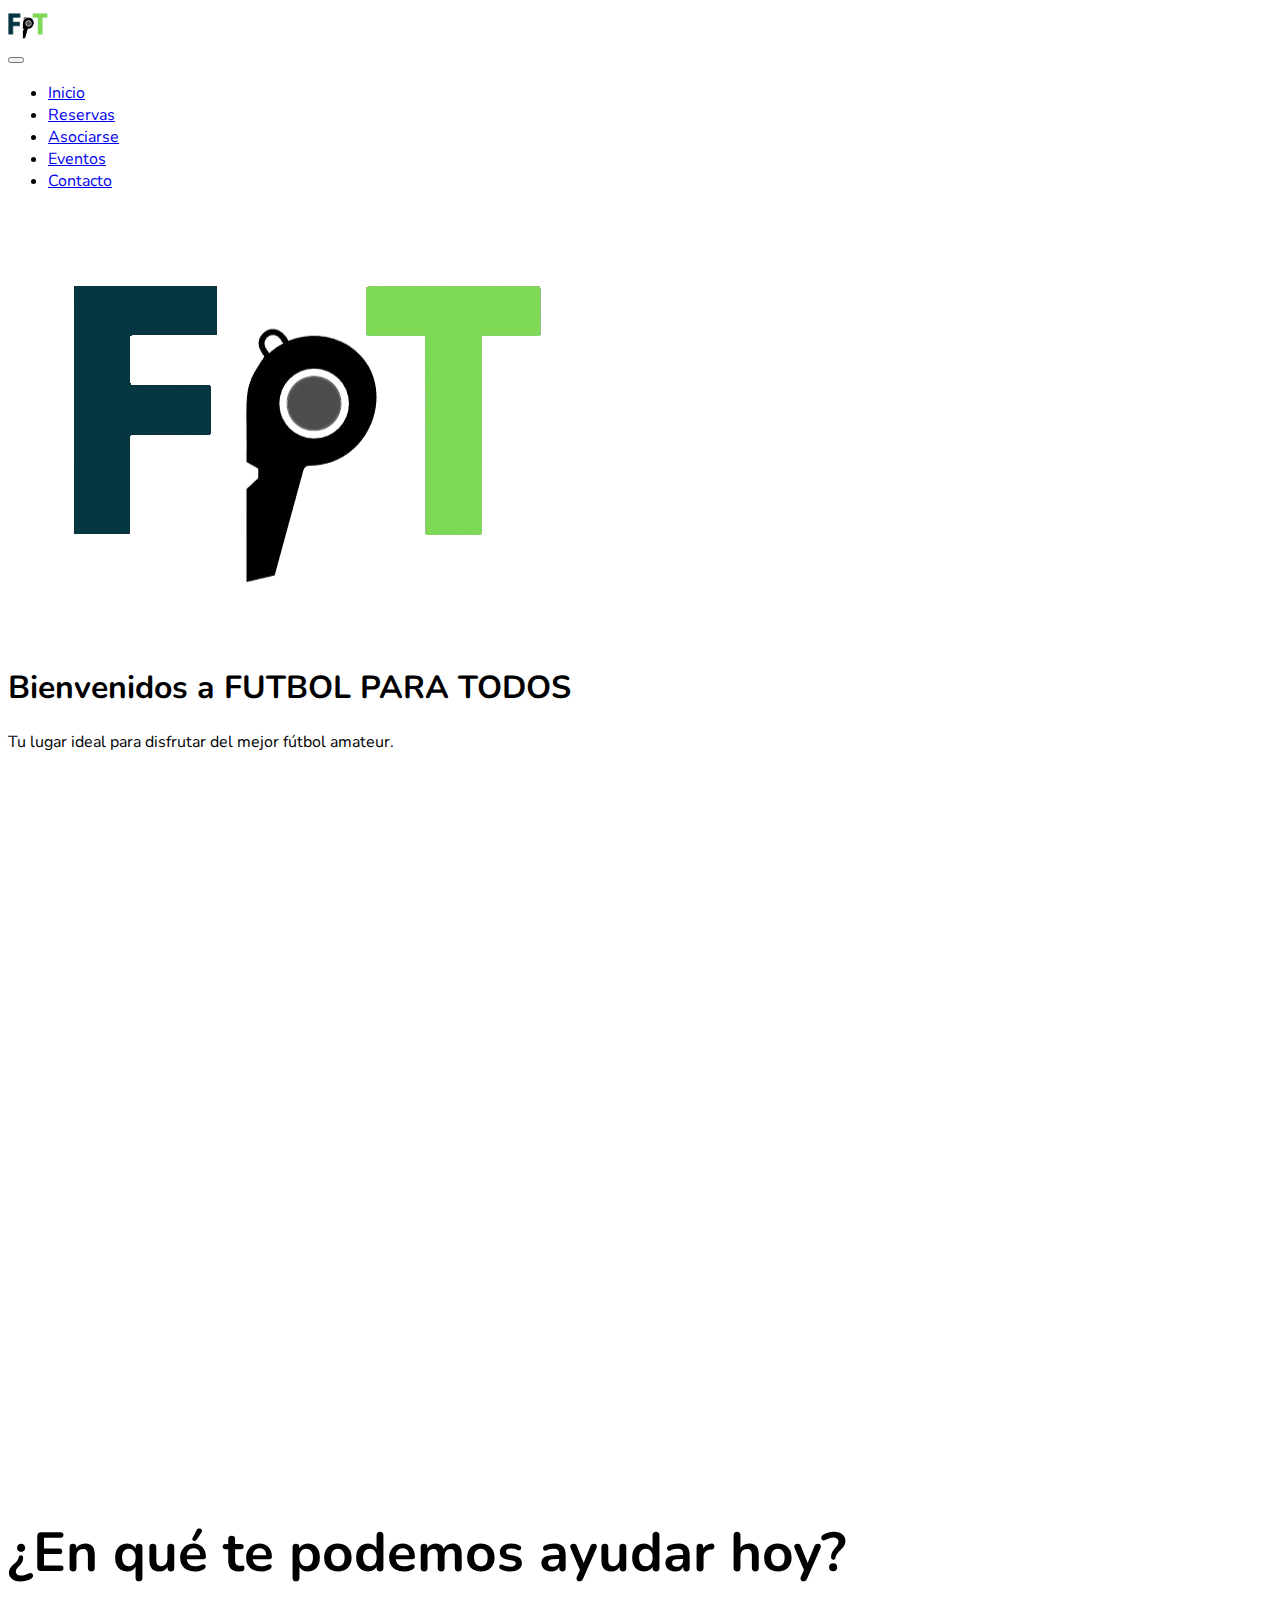
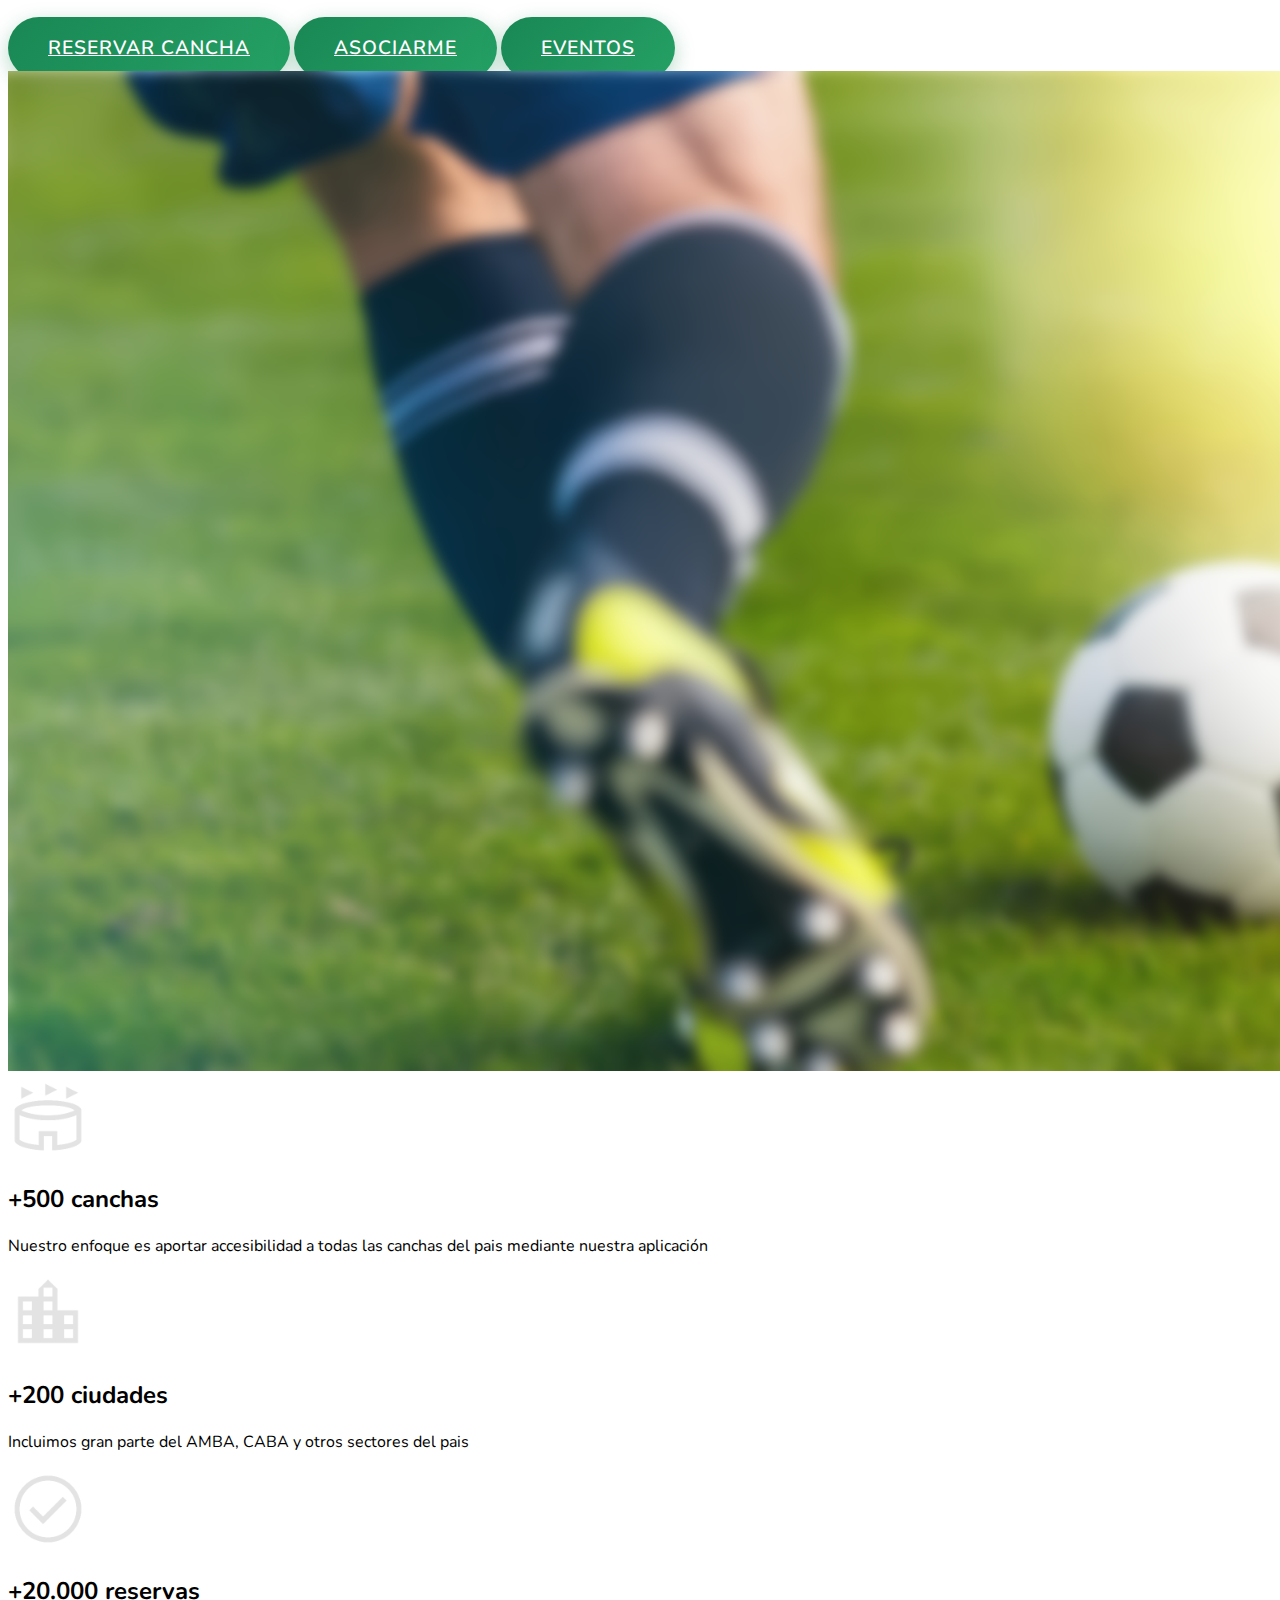
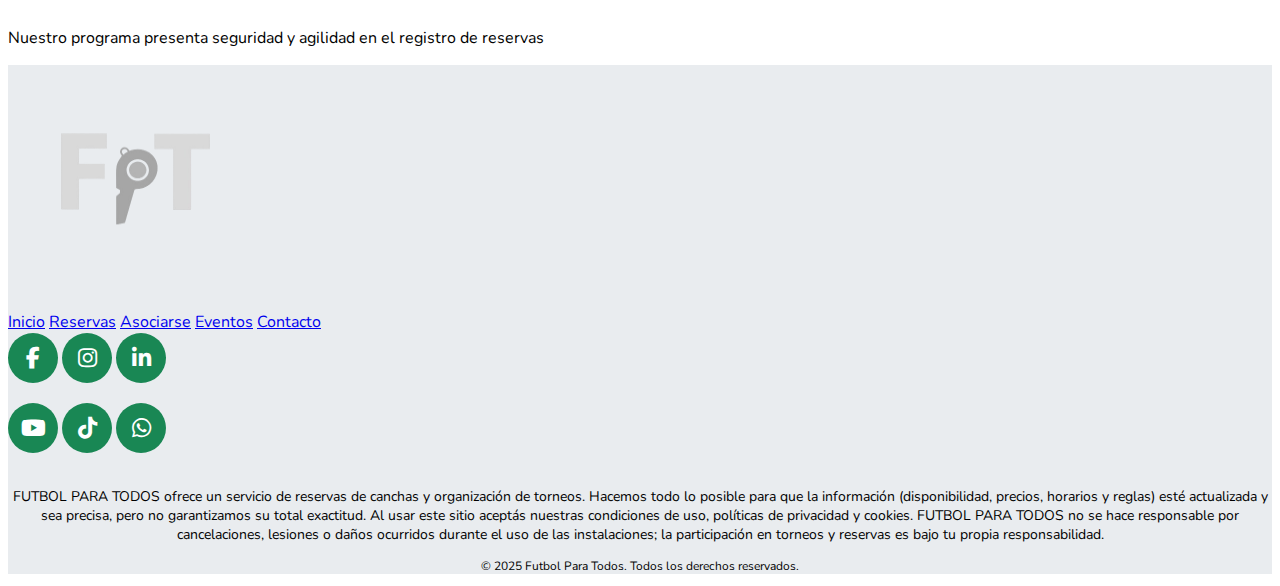
<file: Pagina Web/index.html>
<!DOCTYPE html>
<html lang="es">
<head>
    <meta charset="UTF-8">
    <meta name="viewport" content="width=device-width, initial-scale=1.0">
    <title>FUTBOL PARA TODOS</title>
    <link rel="icon" type="image/jpg" href="assets/LOGOO_FPT_BW.png">
    <link rel="preconnect" href="https://fonts.googleapis.com">
    <link rel="preconnect" href="https://fonts.gstatic.com" crossorigin>
    <link href="https://fonts.googleapis.com/css2?family=Nunito:wght@300;400;600;700;800;900&display=swap" rel="stylesheet">
    <link href="https://cdn.jsdelivr.net/npm/bootstrap@5.3.8/dist/css/bootstrap.min.css" rel="stylesheet" integrity="sha384-sRIl4kxILFvY47J16cr9ZwB07vP4J8+LH7qKQnuqkuIAvNWLzeN8tE5YBujZqJLB" crossorigin="anonymous">
    <link rel="stylesheet" href="https://cdnjs.cloudflare.com/ajax/libs/font-awesome/6.5.1/css/all.min.css">
    <script src="https://cdn.jsdelivr.net/npm/bootstrap@5.3.8/dist/js/bootstrap.bundle.min.js" integrity="sha384-FKyoEForCGlyvwx9Hj09JcYn3nv7wiPVlz7YYwJrWVcXK/BmnVDxM+D2scQbITxI" crossorigin="anonymous"></script>
    <link rel="stylesheet" href="style.css">
</head>

<body>

<header>
    <nav class="navbar bg-secondary-subtle navbar-expand-lg">
        <div class="container-fluid">
          <a href="index.html" class="navbar-brand d-flex align-items-center p-0 m-0">
            <img src="assets/LOGO_FPT.png" alt="Logo" width="40" height="36">
          </a>
            <button class="navbar-toggler" type="button" data-bs-toggle="collapse" data-bs-target="#navbarNav">
                <span class="navbar-toggler-icon"></span>
            </button>

            <div class="collapse navbar-collapse" id="navbarNav">
                <ul class="navbar-nav justify-content-center w-100">
                    <li class="nav-item mx-5"><a class="nav-link active" href="index.html">Inicio</a></li>
                    <li class="nav-item mx-5"><a class="nav-link" href="reservas.html">Reservas</a></li>
                    <li class="nav-item mx-5"><a class="nav-link" href="asociarme.html">Asociarse</a></li>
                    <li class="nav-item mx-5"><a class="nav-link" href="eventos.html">Eventos</a></li>
                    <li class="nav-item mx-5"><a class="nav-link" href="contacto.html">Contacto</a></li>
                </ul>
            </div>
        </div>
    </nav>
</header>

<main>
  <div class="container-fluid mt-5 mt-lg-0">
    <div class="row justify-content-center align-items-start align-items-lg-center">

      <div class="col-12 col-md-5 text-center">
        <img src="assets/LOGOO_FPT.png" alt="Logo de Futbol para todos" class="img-fluid mb-3">
        <h1>Bienvenidos a FUTBOL PARA TODOS</h1>
        <p>Tu lugar ideal para disfrutar del mejor fútbol amateur.</p>
      </div>

      <div class="col-md-1 d-none d-md-flex justify-content-center">
        <div class="vr" style="height: 700px;"></div>   
      </div>

      <div class="col-12 col-md-5 text-center mt-5 mt-md-0 pb-md-5s">
        <h2 class="d-none d-md-block" style="font-size: 55px;">¿En qué te podemos ayudar hoy?</h2>
          <div class="d-flex flex-column align-items-center" style="padding-bottom: 10px;">
            <a class="btn btn-principal mt-3 w-75" href="reservas.html" role="button">Reservar Cancha</a>
            <a class="btn btn-principal mt-3 w-75" href="asociarme.html" role="button">Asociarme</a>
            <a class="btn btn-principal mt-3 w-75" href="eventos.html" role="button">Eventos</a>
          </div>
      </div>
    </div>
  </div>
</main>

<div class="position-relative text-center">

  <img src="assets/futbol_index.png" alt="Imagen de futbol difuminada de fondo" class="img-fluid w-100" style="height: 1000px; object-fit: cover;">

  <div class="container position-absolute top-50 start-50 translate-middle text-dark">
    <div class="row justify-content-center g-4">
      <div class="col-12 col-md-6 col-lg-4">
        <article class="bg-light bg-opacity-75 border p-5 rounded">
          <img src="assets/stadium.png" alt="Icono de estadio" class="img-fluid mb-4" style="width: 80px;">
          <h2 class="h4 mb-3">+500 canchas</h2>
          <p class="mb-0">Nuestro enfoque es aportar accesibilidad a todas las canchas del pais mediante nuestra aplicación</p>
        </article>
      </div>

      <div class="col-12 col-md-6 col-lg-4">
        <article class="bg-light bg-opacity-75 border p-5 rounded">
          <img src="assets/location.png" alt="Icono de ciudad" class="img-fluid mb-4" style="width: 80px;">
          <h2 class="h4 mb-3">+200 ciudades</h2>
          <p class="mb-0">Incluimos gran parte del AMBA, CABA y otros sectores del pais</p>
        </article>
      </div>

      <div class="col-12 col-md-6 col-lg-4">
        <article class="bg-light bg-opacity-75 border p-5 rounded">
          <img src="assets/check.png" alt="Icono de tick" class="img-fluid mb-4" style="width: 80px;">
          <h2 class="h4 mb-3">+20.000 reservas</h2>
          <p class="mb-0">Nuestro programa presenta seguridad y agilidad en el registro de reservas</p>
        </article>
      </div>
    </div>
  </div>
</div>

 <footer class="footer-gris">
      <div class="container-fluid p-3">
        <div class="row align-items-start justify-content-between">

          <div class="col-auto">
            <img src="assets/LOGO_FPT_BW.png" alt="Logo de Futbol para todos" width="250" height="240">
          </div>

          <div class="col-auto">
              <div class="btn-group-vertical" role="group" aria-label="Botones del footer">
                <a href="index.html" class="btn btn-outline-secondary mb-2 rounded" role="button">Inicio</a>
                <a href="reservas.html" class="btn btn-outline-secondary mb-2 rounded" role="button">Reservas</a>
                <a href="asociarme.html" class="btn btn-outline-secondary mb-2 rounded" role="button">Asociarse</a>
                <a href="eventos.html" class="btn btn-outline-secondary mb-2 rounded" role="button">Eventos</a>
                <a href="contacto.html" class="btn btn-outline-secondary mb-2 rounded" role="button">Contacto</a>
              </div>
          </div>

          <div class="col-auto">
            <div class="d-flex gap-3">
              <div class="d-flex flex-column">
                <a href="https://www.facebook.com" class="social-icon">
                  <i class="fab fa-facebook-f"></i>
                </a>
                <a href="https://www.instagram.com" class="social-icon">
                  <i class="fab fa-instagram"></i>
                </a>
                <a href="https://www.linkedin.com" class="social-icon">
                  <i class="fab fa-linkedin-in"></i>
                </a>
              </div>
              <div class="d-flex flex-column">
                <a href="https://www.youtube.com" class="social-icon">
                  <i class="fab fa-youtube"></i>
                </a>
                <a href="https://www.tiktok.com" class="social-icon">
                  <i class="fab fa-tiktok"></i>
                </a>
                <a href="https://www.whatsapp.com" class="social-icon">
                  <i class="fab fa-whatsapp"></i>
                </a>
              </div>
            </div>
          </div>

          <div class="col-md-4">
            <p class="lead footer-lead">
              FUTBOL PARA TODOS ofrece un servicio de reservas de canchas y organización de torneos. Hacemos todo lo posible para que la información (disponibilidad, precios, horarios y reglas) esté actualizada y sea precisa, pero no garantizamos su total exactitud. Al usar este sitio aceptás nuestras condiciones de uso, políticas de privacidad y cookies. FUTBOL PARA TODOS no se hace responsable por cancelaciones, lesiones o daños ocurridos durante el uso de las instalaciones; la participación en torneos y reservas es bajo tu propia responsabilidad.
            </p>
            <p class="text-muted small bott footer-copy">
              © 2025 Futbol Para Todos. Todos los derechos reservados.
            </p>
          </div>

        </div>
      </div>
    </footer>

</body>
</html>
</file>
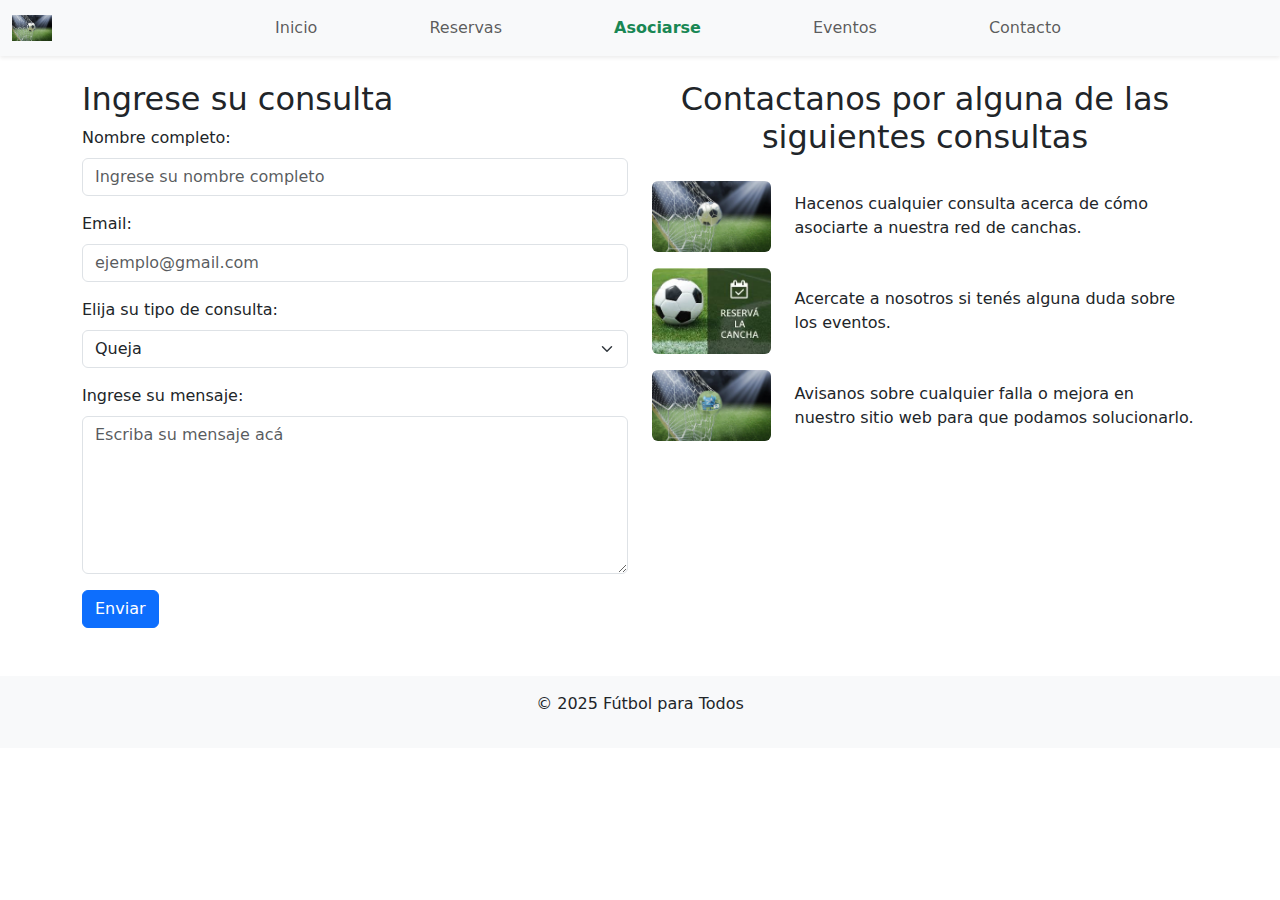
<file: contacto.html>
<!doctype html>
<html lang="es">
<head>
  <meta charset="UTF-8">
  <meta name="viewport" content="width=device-width, initial-scale=1.0">
  <title>FUTBOL PARA TODOS</title>
  <link href="https://cdn.jsdelivr.net/npm/bootstrap@5.3.8/dist/css/bootstrap.min.css" rel="stylesheet">
  <script src="https://cdn.jsdelivr.net/npm/bootstrap@5.3.8/dist/js/bootstrap.bundle.min.js"></script>
</head>

<body>
  <header>
    <nav class="navbar navbar-expand-lg bg-body-tertiary shadow-sm">
      <div class="container-fluid">
        <img class="navbar-brand" src="assets\algo.jpeg" alt="Logo de Futbol para todos" width="40" height="36">
        <button class="navbar-toggler" type="button" data-bs-toggle="collapse" data-bs-target="#navbarNav"
          aria-controls="navbarNav" aria-expanded="false" aria-label="Toggle navigation">
          <span class="navbar-toggler-icon"></span>
        </button>
        <div class="collapse navbar-collapse" id="navbarNav">
          <ul class="navbar-nav justify-content-center w-100">
            <li class="nav-item mx-5">
              <a class="nav-link" href="index.html">Inicio</a>
            </li>
            <li class="nav-item mx-5">
              <a class="nav-link" href="reservas.html">Reservas</a>
            </li>
            <li class="nav-item mx-5">
              <a class="nav-link active fw-bold text-success" aria-current="page" href="asociarme.html">Asociarse</a>
            </li>
            <li class="nav-item mx-5">
              <a class="nav-link" href="eventos.html">Eventos</a>
            </li>
            <li class="nav-item mx-5">
              <a class="nav-link" href="contacto.html">Contacto</a>
            </li>
          </ul>
        </div>
      </div>
    </nav>
  </header>

  <main class="container my-4">
    <div class="row">
      <!-- 🟩 Sección 1: Formulario -->
      <section class="col-md-6 mb-4">
        <h2>Ingrese su consulta</h2>

        <form onsubmit="this.reset(); return false;">
          <div class="mb-3">
            <label for="nombre" class="form-label">Nombre completo:</label>
            <input type="text" id="nombre" name="nombre" class="form-control" placeholder="Ingrese su nombre completo" required>
          </div>

          <div class="mb-3">
            <label for="email" class="form-label">Email:</label>
            <input type="email" id="email" name="email" class="form-control" placeholder="ejemplo@gmail.com" required>
          </div>

          <div class="mb-3">
            <label for="categoria" class="form-label">Elija su tipo de consulta:</label>
            <select name="categoria" id="categoria" class="form-select">
              <option value="queja">Queja</option>
              <option value="asociacion">Asociarme</option>
              <option value="mejoras">Mejoras</option>
              <option value="eventos">Eventos</option>
              <option value="otro">Otro</option>
            </select>
          </div>

          <div class="mb-3">
            <label for="mensaje" class="form-label">Ingrese su mensaje:</label>
            <textarea id="mensaje" name="mensaje" class="form-control" placeholder="Escriba su mensaje acá" rows="6" maxlength="300"></textarea>
          </div>

          <input type="submit" value="Enviar" class="btn btn-primary">
        </form>
      </section>

      <!-- 🟦 Sección 2: Contactanos -->
<section class="col-md-6">
  <h2 class="text-center mb-4">Contactanos por alguna de las siguientes consultas</h2>

  <!-- Bloque 1 -->
  <div class="row align-items-center my-3">
    <div class="col-3 text-center">
      <img src="assets/algo.jpeg" alt="Consulta de asociación" class="img-fluid rounded" width="120" height="120">
    </div>
    <div class="col-9">
      <p class="mb-0">
        Hacenos cualquier consulta acerca de cómo asociarte a nuestra red de canchas.
      </p>
    </div>
  </div>

  <!-- Bloque 2 -->
  <div class="row align-items-center my-3">
    <div class="col-3 text-center">
      <img src="assets/reservarcancha.jfif" alt="Eventos" class="img-fluid rounded" width="120" height="120">
    </div>
    <div class="col-9">
      <p class="mb-0">
        Acercate a nosotros si tenés alguna duda sobre los eventos.
      </p>
    </div>
  </div>

  <!-- Bloque 3 -->
  <div class="row align-items-center my-3">
    <div class="col-3 text-center">
      <img src="assets/editada.png" alt="Mantenimiento del sitio web" class="img-fluid rounded" width="120" height="120">
    </div>
    <div class="col-9">
      <p class="mb-0">
        Avisanos sobre cualquier falla o mejora en nuestro sitio web para que podamos solucionarlo.
      </p>
    </div>
  </div>
</section>

    </div>
  </main>

  <footer class="text-center py-3 bg-light">
    <p>&copy; 2025 Fútbol para Todos</p>
  </footer>
</body>
</html>
</file>
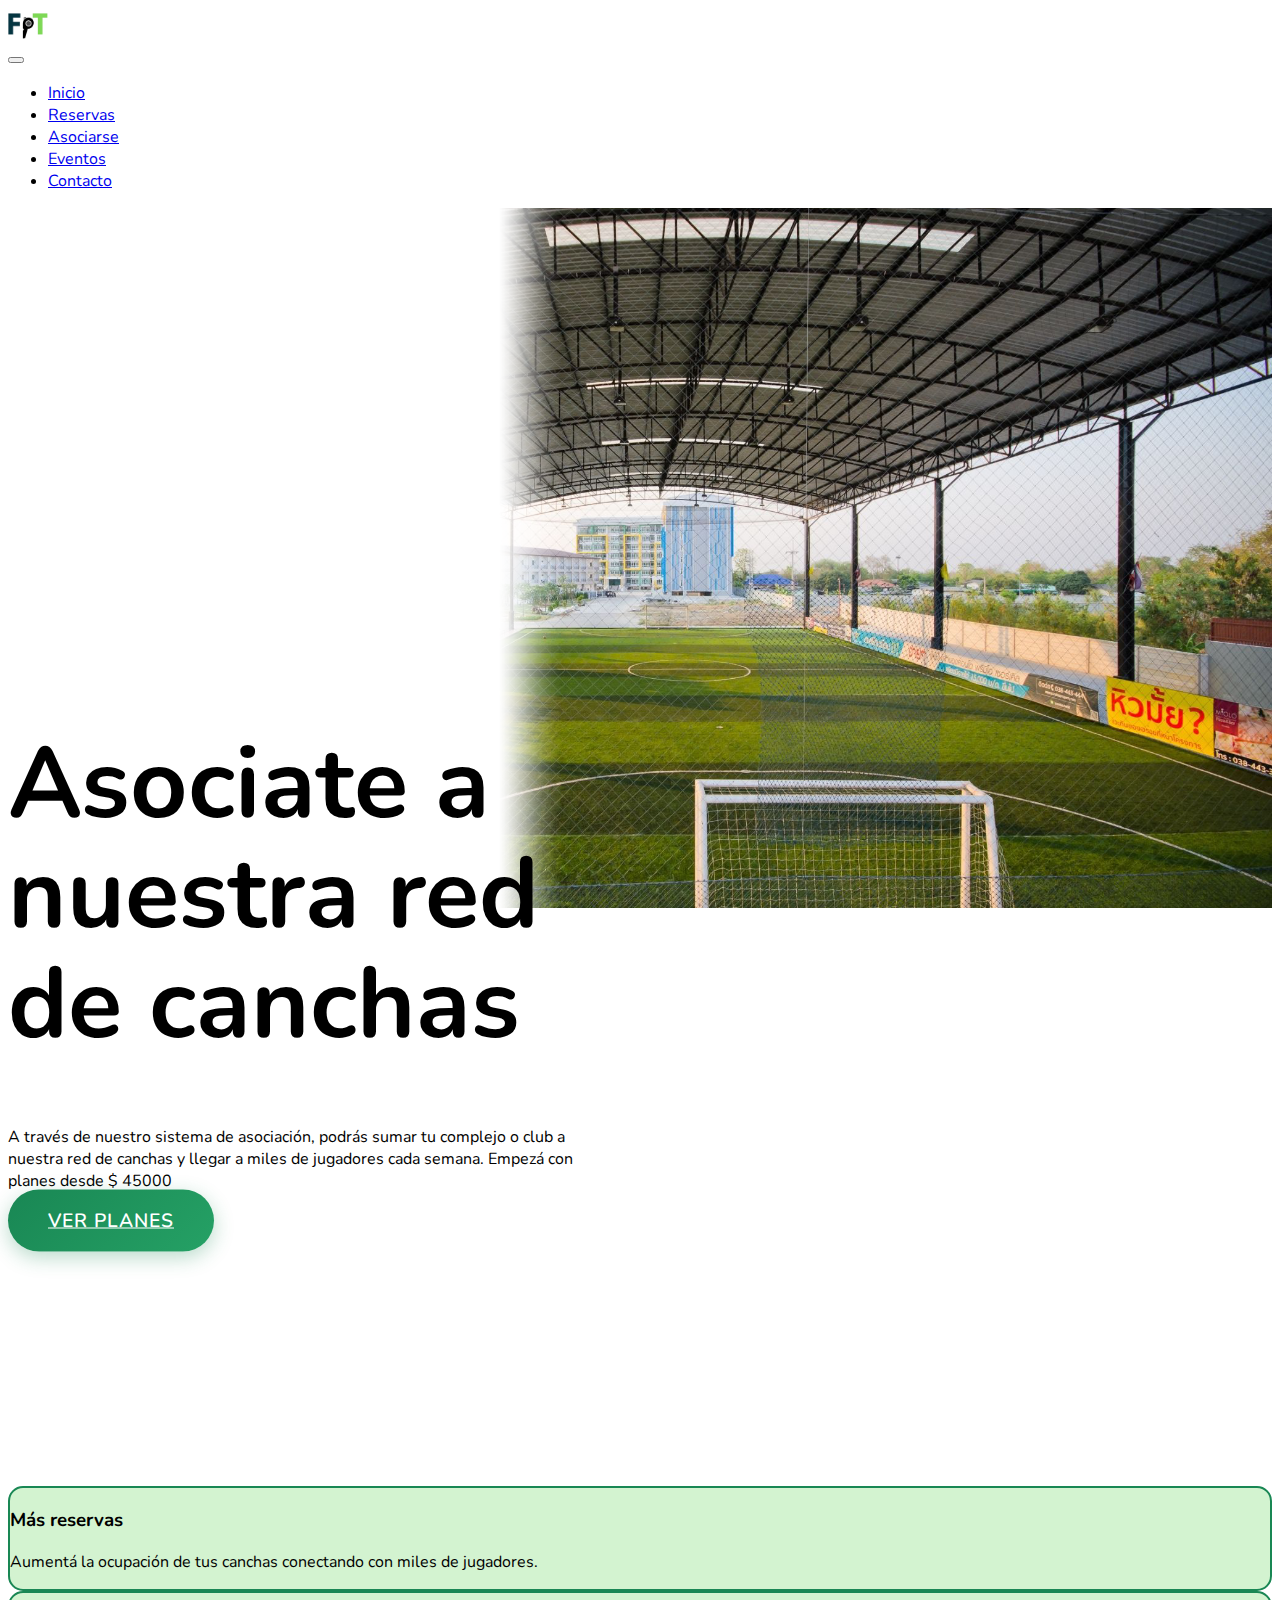
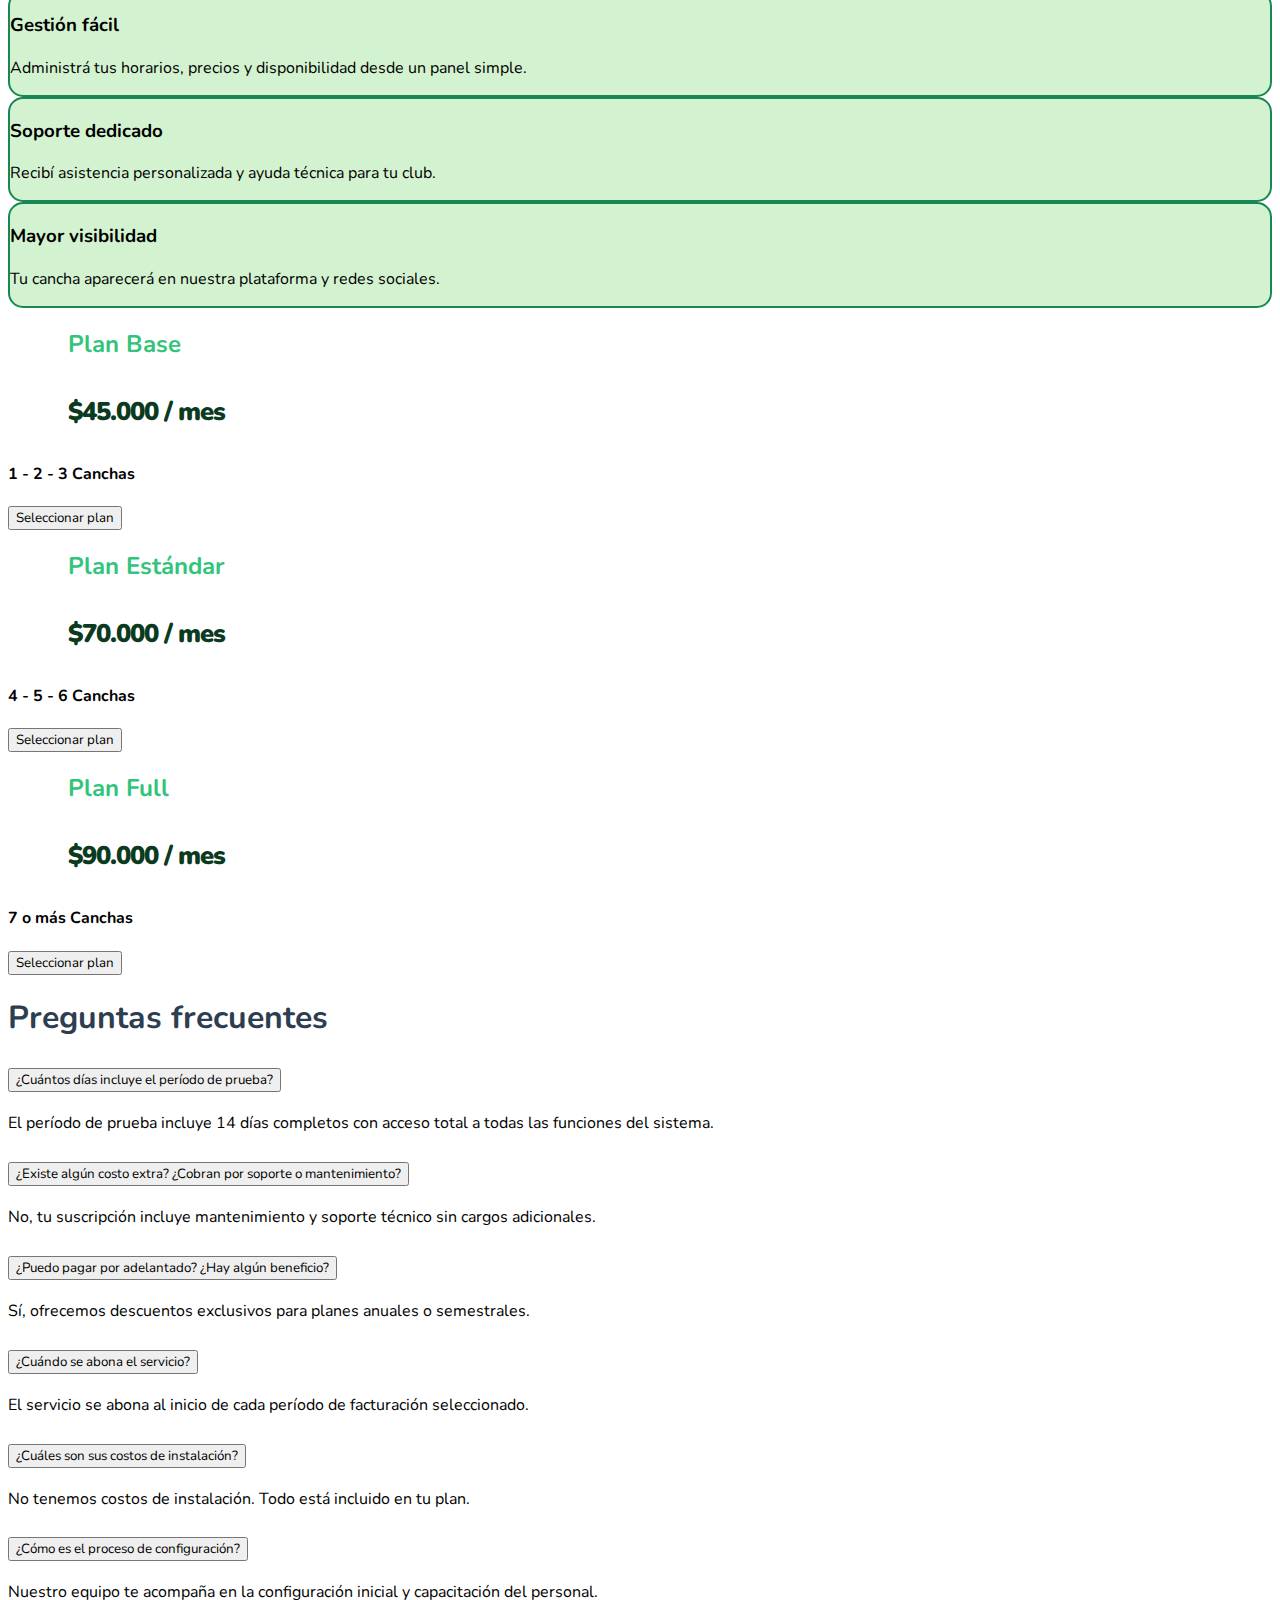
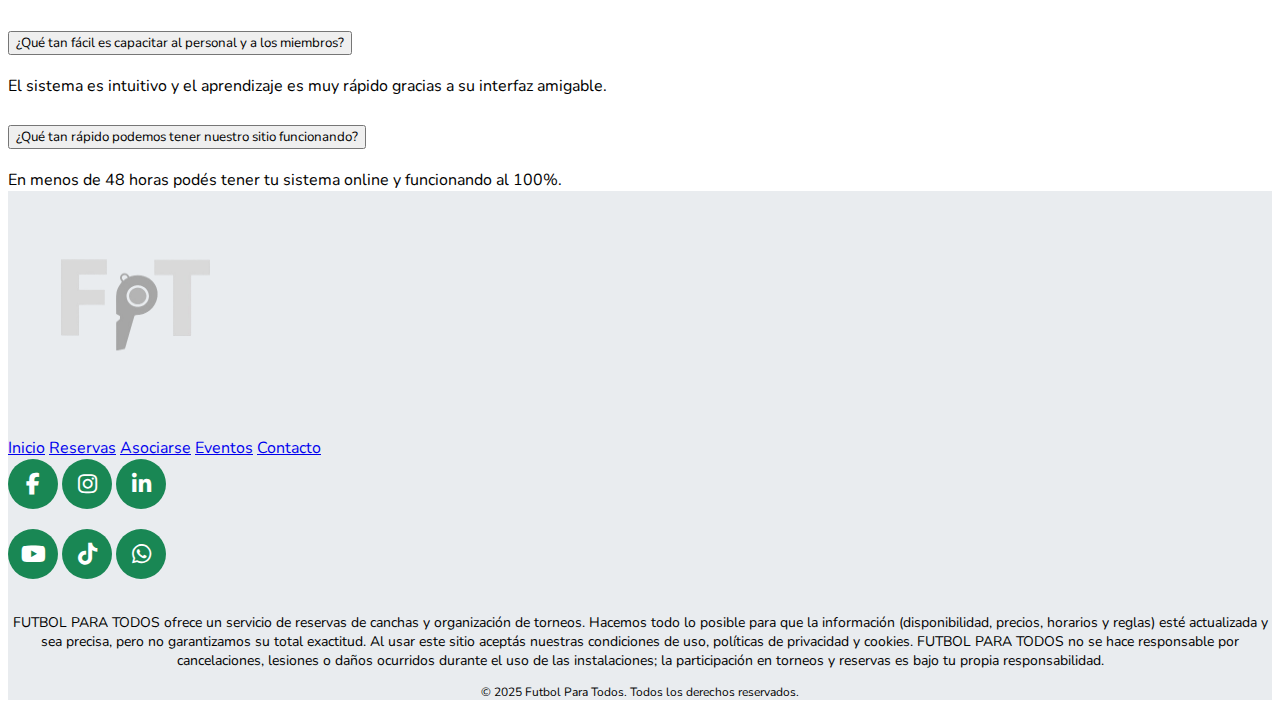
<file: Pagina Web/asociarme.html>
<!DOCTYPE html>
<html lang="es">
<head>
    <meta charset="UTF-8">
    <meta name="viewport" content="width=device-width, initial-scale=1.0">
    <title>FUTBOL PARA TODOS</title>
    <link rel="icon" type="image/jpg" href="assets/LOGOO_FPT_BW.png"/>
    <link rel="preconnect" href="https://fonts.googleapis.com">
    <link rel="preconnect" href="https://fonts.gstatic.com" crossorigin>
    <link href="https://fonts.googleapis.com/css2?family=Nunito:wght@300;400;600;700;800;900&display=swap" rel="stylesheet">
    <link rel="stylesheet" href="https://cdnjs.cloudflare.com/ajax/libs/font-awesome/6.5.1/css/all.min.css">
    <link href="https://cdn.jsdelivr.net/npm/bootstrap@5.3.8/dist/css/bootstrap.min.css" rel="stylesheet" integrity="sha384-sRIl4kxILFvY47J16cr9ZwB07vP4J8+LH7qKQnuqkuIAvNWLzeN8tE5YBujZqJLB" crossorigin="anonymous">
    <script src="https://cdn.jsdelivr.net/npm/bootstrap@5.3.8/dist/js/bootstrap.bundle.min.js" integrity="sha384-FKyoEForCGlyvwx9Hj09JcYn3nv7wiPVlz7YYwJrWVcXK/BmnVDxM+D2scQbITxI" crossorigin="anonymous"></script>
    <link rel="stylesheet" href="style.css">
</head>

<body>

  <header>
      <nav class="navbar bg-secondary-subtle navbar-expand-lg">
          <div class="container-fluid">
            <a href="index.html" class="navbar-brand d-flex align-items-center p-0 m-0">
              <img src="assets/LOGO_FPT.png" alt="Logo" width="40" height="36">
            </a>
              <button class="navbar-toggler" type="button" data-bs-toggle="collapse" data-bs-target="#navbarNav">
                  <span class="navbar-toggler-icon"></span>
              </button>

              <div class="collapse navbar-collapse" id="navbarNav">
                  <ul class="navbar-nav justify-content-center w-100">
                      <li class="nav-item mx-5"><a class="nav-link active" href="index.html">Inicio</a></li>
                      <li class="nav-item mx-5"><a class="nav-link" href="reservas.html">Reservas</a></li>
                      <li class="nav-item mx-5"><a class="nav-link" href="asociarme.html">Asociarse</a></li>
                      <li class="nav-item mx-5"><a class="nav-link" href="eventos.html">Eventos</a></li>
                      <li class="nav-item mx-5"><a class="nav-link" href="contacto.html">Contacto</a></li>
                  </ul>
              </div>
          </div>
      </nav>
  </header>

  <main class="bg-light">
    <section class="position-relative">
      <img src="assets/fondoAsociar.png" alt="Asociarse fondo" class="img-fluid w-100 hero-img-700">
      
    <div class="position-absolute top-50 start-0 end-0 center-translate-y">
      <div class="container">
        <div class="row">
          <div class="col-12 col-lg-6 d-flex flex-column justify-content-center text-start hero-content max-w-600">
            <h1 class="text-success fw-bold mb-4 huge-title"> Asociate a nuestra red de canchas </h1>
            <p class="lead text-black mb-4"> A través de nuestro sistema de asociación, podrás sumar tu complejo o club a nuestra red de canchas y llegar a miles de jugadores cada semana. Empezá con planes desde $ 45000 </p>
            <a class="btn btn-principal mt-3 w-75" href="#planes" role="button">Ver Planes</a>
        </div>

        </div>

    </section>

    <!-- BENEFICIOS -->
    <section class="py-5">
      <div class="container text-center">
        <div class="row g-4">
          <div class="col-md-3">
            <div class="p-4  rounded shadow-sm h-100 card-beneficio">
              <h3 class="h5">Más reservas</h3>
              <p>Aumentá la ocupación de tus canchas conectando con miles de jugadores.</p>
            </div>
          </div>
          <div class="col-md-3">
            <div class="p-4  rounded shadow-sm h-100 card-beneficio">
              <h3 class="h5">Gestión fácil</h3>
              <p>Administrá tus horarios, precios y disponibilidad desde un panel simple.</p>
            </div>
          </div>
          <div class="col-md-3">
            <div class="p-4  rounded shadow-sm h-100 card-beneficio">
              <h3 class="h5">Soporte dedicado</h3>
              <p>Recibí asistencia personalizada y ayuda técnica para tu club.</p>
            </div>
          </div>
          <div class="col-md-3">
            <div class="p-4  rounded shadow-sm h-100 card-beneficio">
              <h3 class="h5">Mayor visibilidad</h3>
              <p>Tu cancha aparecerá en nuestra plataforma y redes sociales.</p>
            </div>
          </div>
        </div>
      </div>
    </section>

    <!-- PLANES -->
    <section class="py-5 bg-light" id="planes">
      <div class="container text-center">
        <div class="row g-4 justify-content-center">

          <!-- Plan 1 -->
          <div class="col-12 mb-4">
            <div class="card shadow rounded-4 border border-2 border-success">
              <div class="card-body">
                <div class="row align-items-center text-start">

                  <div class="col-6 texto-plan">
                    <h2 class="card-title mb-3 nowrap">Plan Base</h2>
                    <h4 class="precio-plan mb-3">$45.000 / mes</h4>
                  </div>

                  <div class="col-6 text-center">
                    <h4 class="text-success mb-3">1 - 2 - 3 Canchas</h4>
                    <button class="btn btn-success">Seleccionar plan</button>
                  </div>

                </div>
              </div>
            </div>
          </div>

          <!-- Plan 2 -->
          <div class="col-12 mb-4">
            <div class="card shadow rounded-4 border border-2 border-success">
              <div class="card-body">
                <div class="row align-items-center text-start">

                  <div class="col-6 texto-plan">
                    <h2 class="card-title mb-3">Plan Estándar</h2>
                    <h4 class="precio-plan mb-3">$70.000 / mes</h4>
                  </div>

                  <div class="col-6 text-center">
                    <h4 class="text-success mb-3">4 - 5 - 6 Canchas</h4>
                    <button class="btn btn-success">Seleccionar plan</button>
                  </div>

                </div>
              </div>
            </div>
          </div>

          <!-- Plan 3 -->
          <div class="col-12 mb-4">
            <div class="card shadow rounded-4 border border-2 border-success">
              <div class="card-body">
                <div class="row align-items-center text-start">

                  <div class="col-6 texto-plan">
                    <h2 class="card-title mb-3">Plan Full</h2>
                    <h4 class="precio-plan mb-3">$90.000 / mes</h4>
                  </div>

                  <div class="col-6 text-center">
                    <h4 class="text-success mb-3">7 o más Canchas</h4>
                    <button class="btn btn-success">Seleccionar plan</button>
                  </div>

                </div>
              </div>
            </div>
          </div>

        </div>
      </div>
    </section>

    
    <section class="py-5 be-light" >
      <div class="container">
        <h1 class="text-center fw-bold mb-5 faq-title"> Preguntas frecuentes </h1>

        <div class="accordion accordion-flush mx-auto rounded-4 shadow-lg bg-white p-3 max-w-900" id="faqAccordion">

          <!-- FAQ 1 -->
          <div class="accordion-item">
            <h2 class="accordion-header">
              <button class="accordion-button collapsed" type="button" data-bs-toggle="collapse" data-bs-target="#faq1">
                ¿Cuántos días incluye el período de prueba?
              </button>
            </h2>
            <div id="faq1" class="accordion-collapse collapse" data-bs-parent="#faqAccordion">
              <div class="accordion-body">
                El período de prueba incluye 14 días completos con acceso total a todas las funciones del sistema.
              </div>
            </div>
          </div>

          <!-- FAQ 2 -->
          <div class="accordion-item">
            <h2 class="accordion-header">
              <button class="accordion-button collapsed" type="button" data-bs-toggle="collapse" data-bs-target="#faq2">
                ¿Existe algún costo extra? ¿Cobran por soporte o mantenimiento?
              </button>
            </h2>
            <div id="faq2" class="accordion-collapse collapse" data-bs-parent="#faqAccordion">
              <div class="accordion-body">
                No, tu suscripción incluye mantenimiento y soporte técnico sin cargos adicionales.
              </div>
            </div>
          </div>

          <!-- FAQ 3 -->
          <div class="accordion-item">
            <h2 class="accordion-header">
              <button class="accordion-button collapsed" type="button" data-bs-toggle="collapse" data-bs-target="#faq3">
                ¿Puedo pagar por adelantado? ¿Hay algún beneficio?
              </button>
            </h2>
            <div id="faq3" class="accordion-collapse collapse" data-bs-parent="#faqAccordion">
              <div class="accordion-body">
                Sí, ofrecemos descuentos exclusivos para planes anuales o semestrales.
              </div>
            </div>
          </div>

          <!-- FAQ 4 -->
          <div class="accordion-item">
            <h2 class="accordion-header">
              <button class="accordion-button collapsed" type="button" data-bs-toggle="collapse" data-bs-target="#faq4">
                ¿Cuándo se abona el servicio?
              </button>
            </h2>
            <div id="faq4" class="accordion-collapse collapse" data-bs-parent="#faqAccordion">
              <div class="accordion-body">
                El servicio se abona al inicio de cada período de facturación seleccionado.
              </div>
            </div>
          </div>

          <!-- FAQ 5 -->
          <div class="accordion-item">
            <h2 class="accordion-header">
              <button class="accordion-button collapsed" type="button" data-bs-toggle="collapse" data-bs-target="#faq5">
                ¿Cuáles son sus costos de instalación?
              </button>
            </h2>
            <div id="faq5" class="accordion-collapse collapse" data-bs-parent="#faqAccordion">
              <div class="accordion-body">
                No tenemos costos de instalación. Todo está incluido en tu plan.
              </div>
            </div>
          </div>

          <!-- FAQ 6 -->
          <div class="accordion-item">
            <h2 class="accordion-header">
              <button class="accordion-button collapsed" type="button" data-bs-toggle="collapse" data-bs-target="#faq6">
                ¿Cómo es el proceso de configuración?
              </button>
            </h2>
            <div id="faq6" class="accordion-collapse collapse" data-bs-parent="#faqAccordion">
              <div class="accordion-body">
                Nuestro equipo te acompaña en la configuración inicial y capacitación del personal.
              </div>
            </div>
          </div>

          <!-- FAQ 7 -->
          <div class="accordion-item">
            <h2 class="accordion-header">
              <button class="accordion-button collapsed" type="button" data-bs-toggle="collapse" data-bs-target="#faq7">
                ¿Qué tan fácil es capacitar al personal y a los miembros?
              </button>
            </h2>
            <div id="faq7" class="accordion-collapse collapse" data-bs-parent="#faqAccordion">
              <div class="accordion-body">
                El sistema es intuitivo y el aprendizaje es muy rápido gracias a su interfaz amigable.
              </div>
            </div>
          </div>

          <!-- FAQ 8 -->
          <div class="accordion-item">
            <h2 class="accordion-header">
              <button class="accordion-button collapsed" type="button" data-bs-toggle="collapse" data-bs-target="#faq8">
                ¿Qué tan rápido podemos tener nuestro sitio funcionando?
              </button>
            </h2>
            <div id="faq8" class="accordion-collapse collapse" data-bs-parent="#faqAccordion">
              <div class="accordion-body">
                En menos de 48 horas podés tener tu sistema online y funcionando al 100%.
              </div>
            </div>
          </div>

        </div>
      </div>
    </section>



  </main>

 <footer class="footer-gris">
      <div class="container-fluid p-3">
        <div class="row align-items-start justify-content-between">

          <div class="col-auto">
            <img src="assets/LOGO_FPT_BW.png" alt="Logo de Futbol para todos" width="250" height="240">
          </div>

          <div class="col-auto">
              <div class="btn-group-vertical" role="group" aria-label="Botones del footer">
                <a href="index.html" class="btn btn-outline-secondary mb-2 rounded" role="button">Inicio</a>
                <a href="reservas.html" class="btn btn-outline-secondary mb-2 rounded" role="button">Reservas</a>
                <a href="asociarme.html" class="btn btn-outline-secondary mb-2 rounded" role="button">Asociarse</a>
                <a href="eventos.html" class="btn btn-outline-secondary mb-2 rounded" role="button">Eventos</a>
                <a href="contacto.html" class="btn btn-outline-secondary mb-2 rounded" role="button">Contacto</a>
              </div>
          </div>

          <div class="col-auto">
            <div class="d-flex gap-3">
              <div class="d-flex flex-column">
                <a href="https://www.facebook.com" class="social-icon">
                  <i class="fab fa-facebook-f"></i>
                </a>
                <a href="https://www.instagram.com" class="social-icon">
                  <i class="fab fa-instagram"></i>
                </a>
                <a href="https://www.linkedin.com" class="social-icon">
                  <i class="fab fa-linkedin-in"></i>
                </a>
              </div>
              <div class="d-flex flex-column">
                <a href="https://www.youtube.com" class="social-icon">
                  <i class="fab fa-youtube"></i>
                </a>
                <a href="https://www.tiktok.com" class="social-icon">
                  <i class="fab fa-tiktok"></i>
                </a>
                <a href="https://www.whatsapp.com" class="social-icon">
                  <i class="fab fa-whatsapp"></i>
                </a>
              </div>
            </div>
          </div>

          <div class="col-md-4">
            <p class="lead footer-lead">
              FUTBOL PARA TODOS ofrece un servicio de reservas de canchas y organización de torneos. Hacemos todo lo posible para que la información (disponibilidad, precios, horarios y reglas) esté actualizada y sea precisa, pero no garantizamos su total exactitud. Al usar este sitio aceptás nuestras condiciones de uso, políticas de privacidad y cookies. FUTBOL PARA TODOS no se hace responsable por cancelaciones, lesiones o daños ocurridos durante el uso de las instalaciones; la participación en torneos y reservas es bajo tu propia responsabilidad.
            </p>
            <p class="text-muted small bott footer-copy">
              © 2025 Futbol Para Todos. Todos los derechos reservados.
            </p>
          </div>

        </div>
      </div>
    </footer>
</body>
</file>
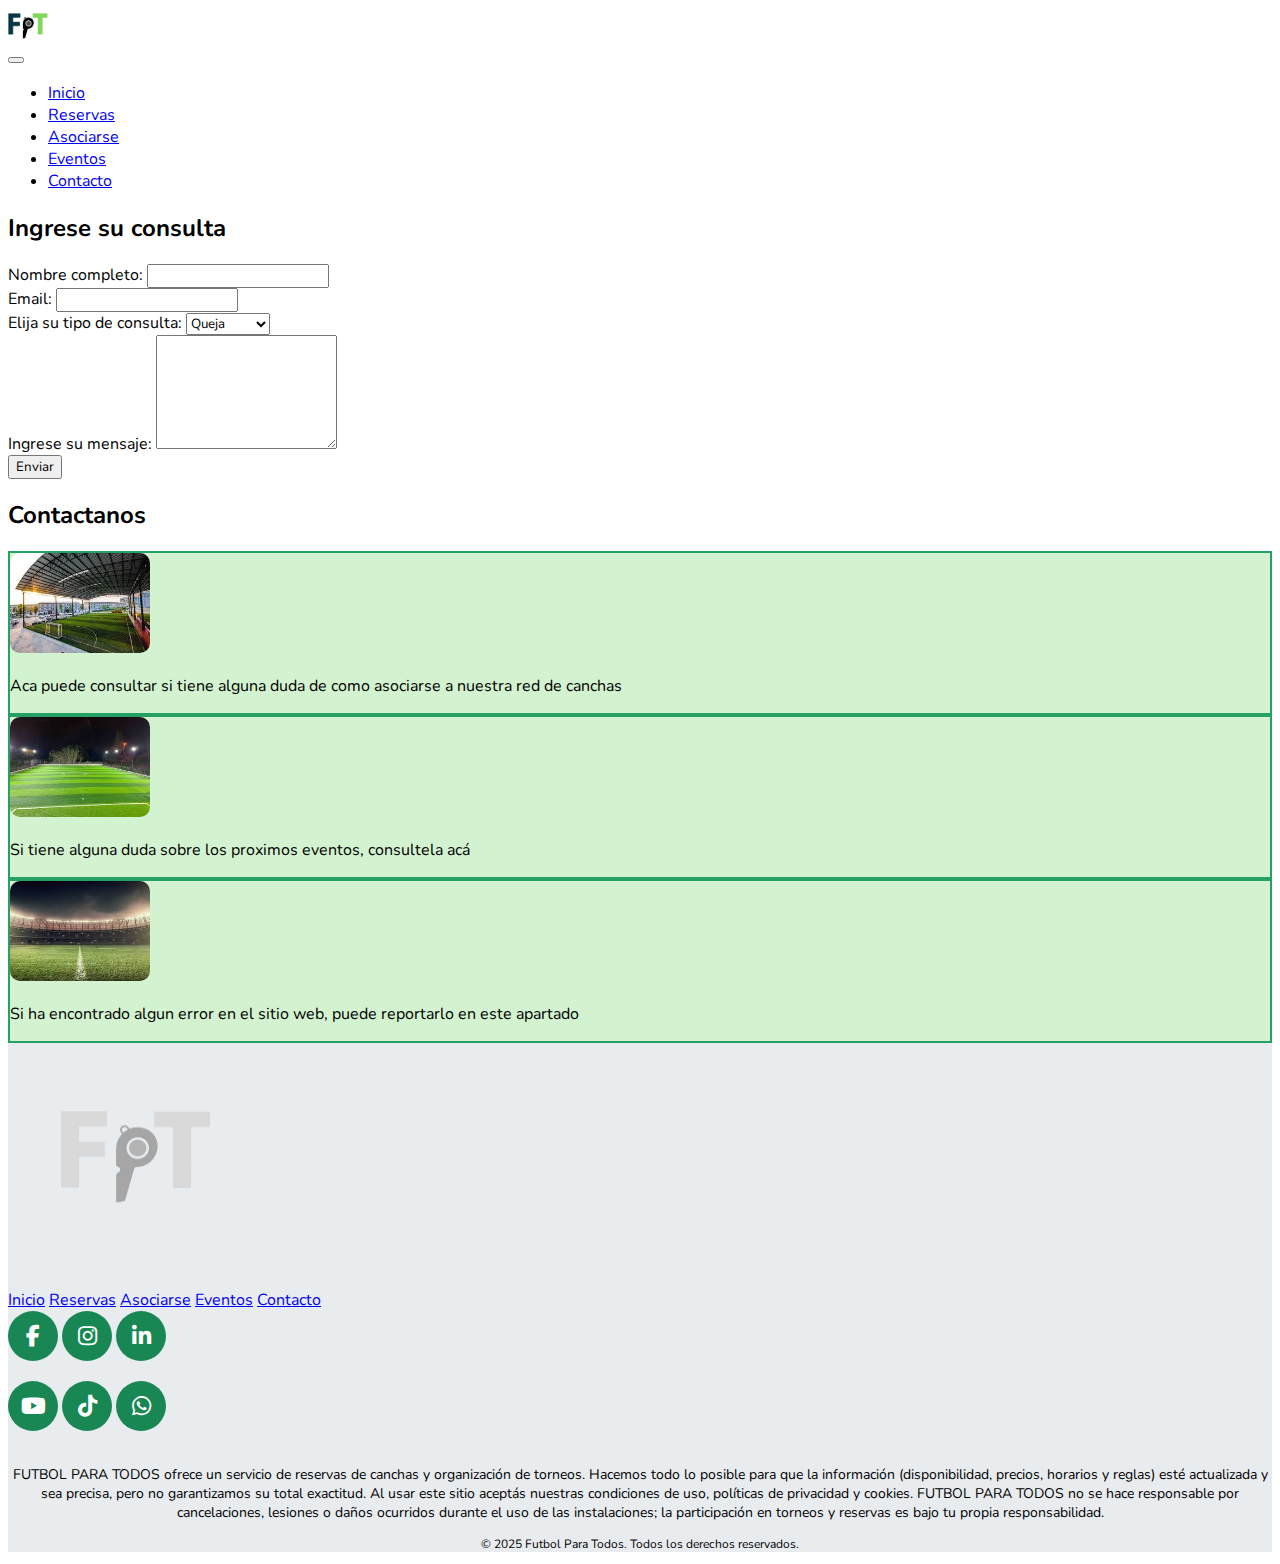
<file: Pagina Web/contacto.html>
<!DOCTYPE html>
<html lang="es">
<head>
    <meta charset="UTF-8">
    <meta name="viewport" content="width=device-width, initial-scale=1.0">
    <title>FUTBOL PARA TODOS</title>
    <link rel="icon" type="image/jpg" href="assets/LOGOO_FPT_BW.png"/>
    <link rel="preconnect" href="https://fonts.googleapis.com">
    <link rel="preconnect" href="https://fonts.gstatic.com" crossorigin>
    <link href="https://fonts.googleapis.com/css2?family=Nunito:wght@300;400;600;700;800;900&display=swap" rel="stylesheet">
    <link href="https://cdn.jsdelivr.net/npm/bootstrap@5.3.8/dist/css/bootstrap.min.css" rel="stylesheet" integrity="sha384-sRIl4kxILFvY47J16cr9ZwB07vP4J8+LH7qKQnuqkuIAvNWLzeN8tE5YBujZqJLB" crossorigin="anonymous">
    <link rel="stylesheet" href="https://cdnjs.cloudflare.com/ajax/libs/font-awesome/6.5.1/css/all.min.css">
    <script src="https://cdn.jsdelivr.net/npm/bootstrap@5.3.8/dist/js/bootstrap.bundle.min.js" integrity="sha384-FKyoEForCGlyvwx9Hj09JcYn3nv7wiPVlz7YYwJrWVcXK/BmnVDxM+D2scQbITxI" crossorigin="anonymous"></script>
    <link rel="stylesheet" href="style.css">
</head>

<body>

<header>
    <nav class="navbar bg-secondary-subtle navbar-expand-lg">
        <div class="container-fluid">
          <a href="index.html" class="navbar-brand d-flex align-items-center p-0 m-0">
            <img src="assets/LOGO_FPT.png" alt="Logo" width="40" height="36">
          </a>
            <button class="navbar-toggler" type="button" data-bs-toggle="collapse" data-bs-target="#navbarNav">
                <span class="navbar-toggler-icon"></span>
            </button>

            <div class="collapse navbar-collapse" id="navbarNav">
                <ul class="navbar-nav justify-content-center w-100">
                    <li class="nav-item mx-5"><a class="nav-link active" href="index.html">Inicio</a></li>
                    <li class="nav-item mx-5"><a class="nav-link" href="reservas.html">Reservas</a></li>
                    <li class="nav-item mx-5"><a class="nav-link" href="asociarme.html">Asociarse</a></li>
                    <li class="nav-item mx-5"><a class="nav-link" href="eventos.html">Eventos</a></li>
                    <li class="nav-item mx-5"><a class="nav-link" href="contacto.html">Contacto</a></li>
                </ul>
            </div>
        </div>
    </nav>
</header>

<main class="container my-4">
    <div class="row">

        <section class="col-md-6 mb-4">
            <h2>Ingrese su consulta</h2>

            <form onsubmit="this.reset(); return false;">
                <div class="mb-3">
                    <label for="nombre" class="form-label">Nombre completo:</label>
                    <input type="text" id="nombre" name="nombre" class="form-control" required>
                </div>

                <div class="mb-3">
                    <label for="email" class="form-label">Email:</label>
                    <input type="email" id="email" name="email" class="form-control" required>
                </div>

                <div class="mb-3">
                    <label for="categoria" class="form-label">Elija su tipo de consulta:</label>
                    <select name="categoria" id="categoria" class="form-select">
                        <option value="queja">Queja</option>
                        <option value="asociacion">Asociarme</option>
                        <option value="mejoras">Mejoras</option>
                        <option value="eventos">Eventos</option>
                        <option value="otro">Otro</option>
                    </select>
                </div>

                <div class="mb-3">
                    <label for="mensaje" class="form-label">Ingrese su mensaje:</label>
                    <textarea id="mensaje" name="mensaje" class="form-control" rows="6" maxlength="300"></textarea>
                </div>

                <input type="submit" value="Enviar" class="btn btn-primary">
            </form>
        </section>

        <section class="col-md-6">
    <h2 class="text-center mb-4">Contactanos</h2>

    <article class="contact-item d-flex align-items-center p-3 mb-3 shadow-sm rounded">
        <img src="assets/cancha8.jpeg" class="contact-img rounded" alt="Asociarte">
        <p class="ms-3 mb-0">Aca puede consultar si tiene alguna duda de como asociarse a nuestra red de canchas</p>
    </article>

    <article class="contact-item d-flex align-items-center p-3 mb-3 shadow-sm rounded">
        <img src="assets/cancha2.jpeg" class="contact-img rounded" alt="Eventos">
        <p class="ms-3 mb-0">Si tiene alguna duda sobre los proximos eventos, consultela acá</p>
    </article>

    <article class="contact-item d-flex align-items-center p-3 mb-3 shadow-sm rounded">
        <img src="assets/cancha3.jpeg" class="contact-img rounded" alt="Mejoras">
        <p class="ms-3 mb-0">Si ha encontrado algun error en el sitio web, puede reportarlo en este apartado</p>
    </article>
</section>


    </div>
</main>

 <footer class="footer-gris">
      <div class="container-fluid p-3">
        <div class="row align-items-start justify-content-between">

          <div class="col-auto">
            <img src="assets/LOGO_FPT_BW.png" alt="Logo de Futbol para todos" width="250" height="240">
          </div>

          <div class="col-auto">
              <div class="btn-group-vertical" role="group" aria-label="Botones del footer">
                <a href="index.html" class="btn btn-outline-secondary mb-2 rounded" role="button">Inicio</a>
                <a href="reservas.html" class="btn btn-outline-secondary mb-2 rounded" role="button">Reservas</a>
                <a href="asociarme.html" class="btn btn-outline-secondary mb-2 rounded" role="button">Asociarse</a>
                <a href="eventos.html" class="btn btn-outline-secondary mb-2 rounded" role="button">Eventos</a>
                <a href="contacto.html" class="btn btn-outline-secondary mb-2 rounded" role="button">Contacto</a>
              </div>
          </div>

          <div class="col-auto">
            <div class="d-flex gap-3">
              <div class="d-flex flex-column">
                <a href="https://www.facebook.com" class="social-icon">
                  <i class="fab fa-facebook-f"></i>
                </a>
                <a href="https://www.instagram.com" class="social-icon">
                  <i class="fab fa-instagram"></i>
                </a>
                <a href="https://www.linkedin.com" class="social-icon">
                  <i class="fab fa-linkedin-in"></i>
                </a>
              </div>
              <div class="d-flex flex-column">
                <a href="https://www.youtube.com" class="social-icon">
                  <i class="fab fa-youtube"></i>
                </a>
                <a href="https://www.tiktok.com" class="social-icon">
                  <i class="fab fa-tiktok"></i>
                </a>
                <a href="https://www.whatsapp.com" class="social-icon">
                  <i class="fab fa-whatsapp"></i>
                </a>
              </div>
            </div>
          </div>

          <div class="col-md-4">
            <p class="lead footer-lead">
              FUTBOL PARA TODOS ofrece un servicio de reservas de canchas y organización de torneos. Hacemos todo lo posible para que la información (disponibilidad, precios, horarios y reglas) esté actualizada y sea precisa, pero no garantizamos su total exactitud. Al usar este sitio aceptás nuestras condiciones de uso, políticas de privacidad y cookies. FUTBOL PARA TODOS no se hace responsable por cancelaciones, lesiones o daños ocurridos durante el uso de las instalaciones; la participación en torneos y reservas es bajo tu propia responsabilidad.
            </p>
            <p class="text-muted small bott footer-copy">
              © 2025 Futbol Para Todos. Todos los derechos reservados.
            </p>
          </div>

        </div>
      </div>
    </footer>

</body>
</html>
</file>
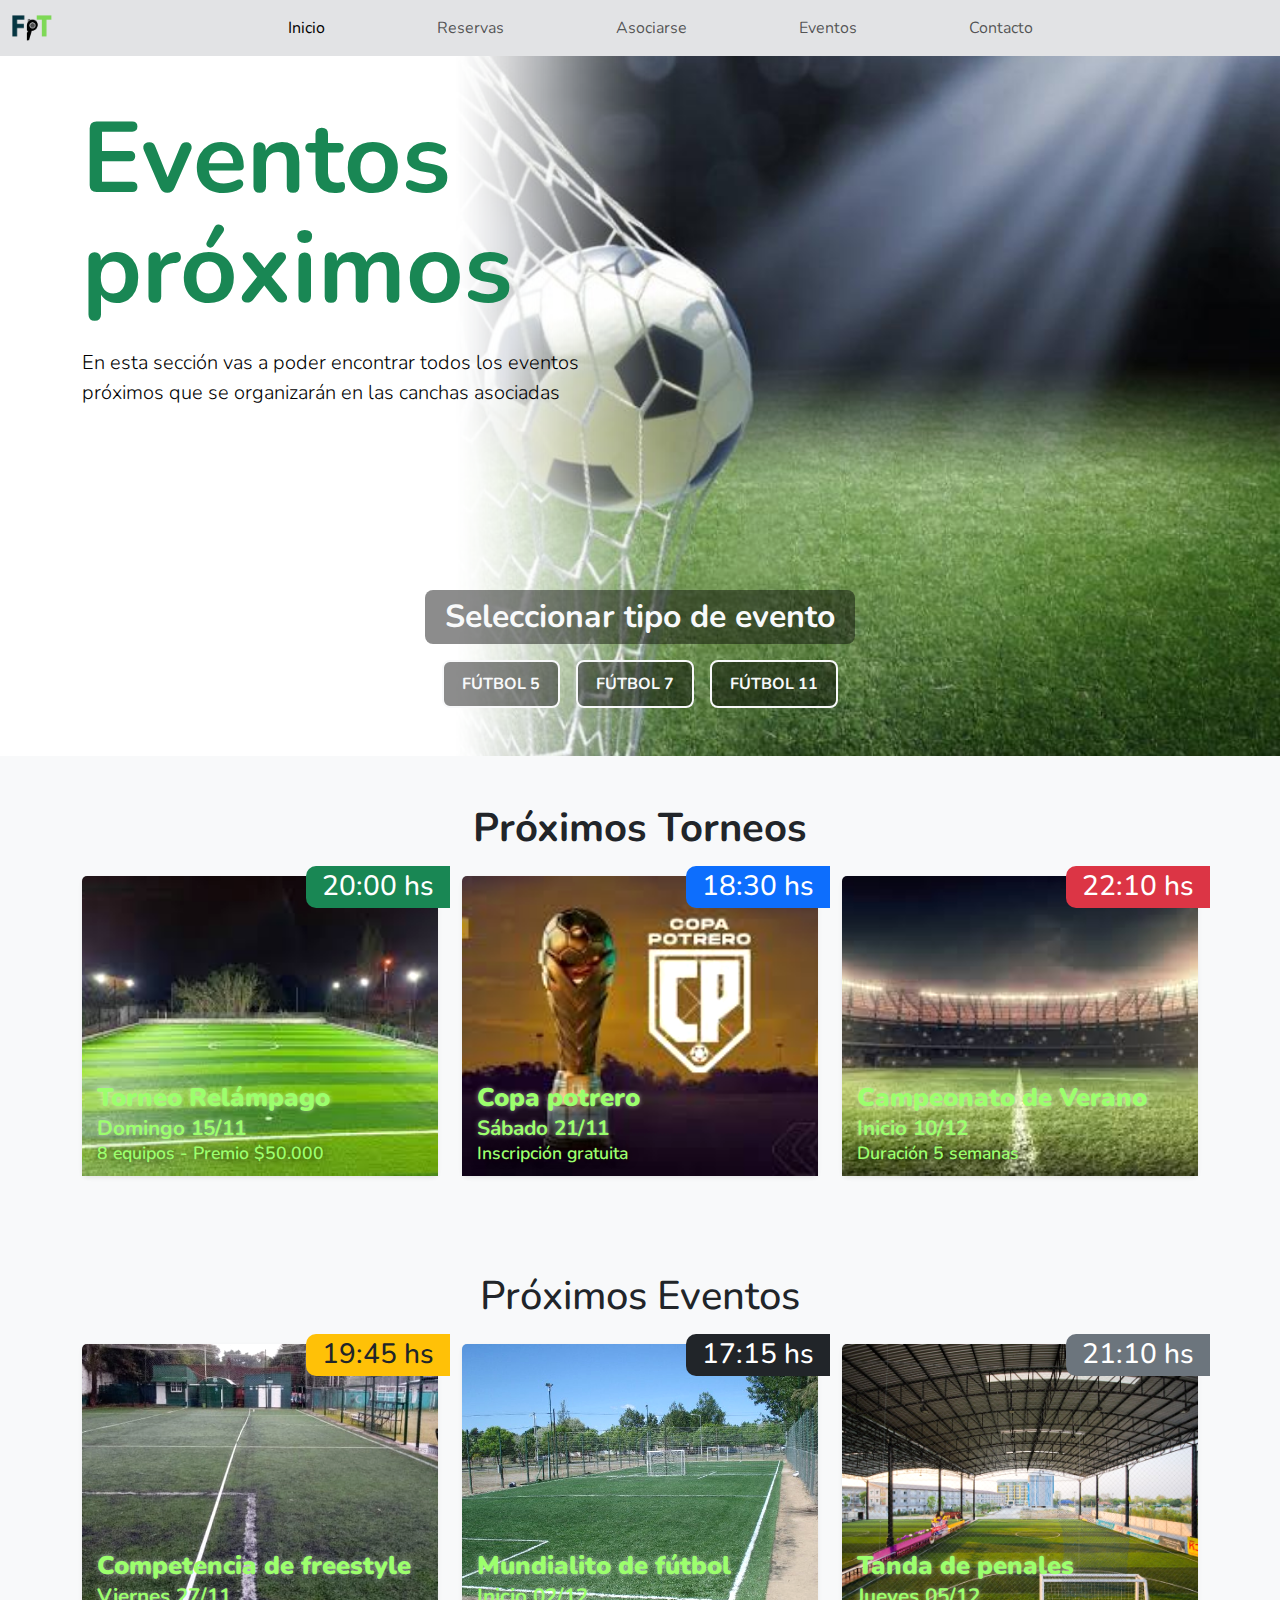
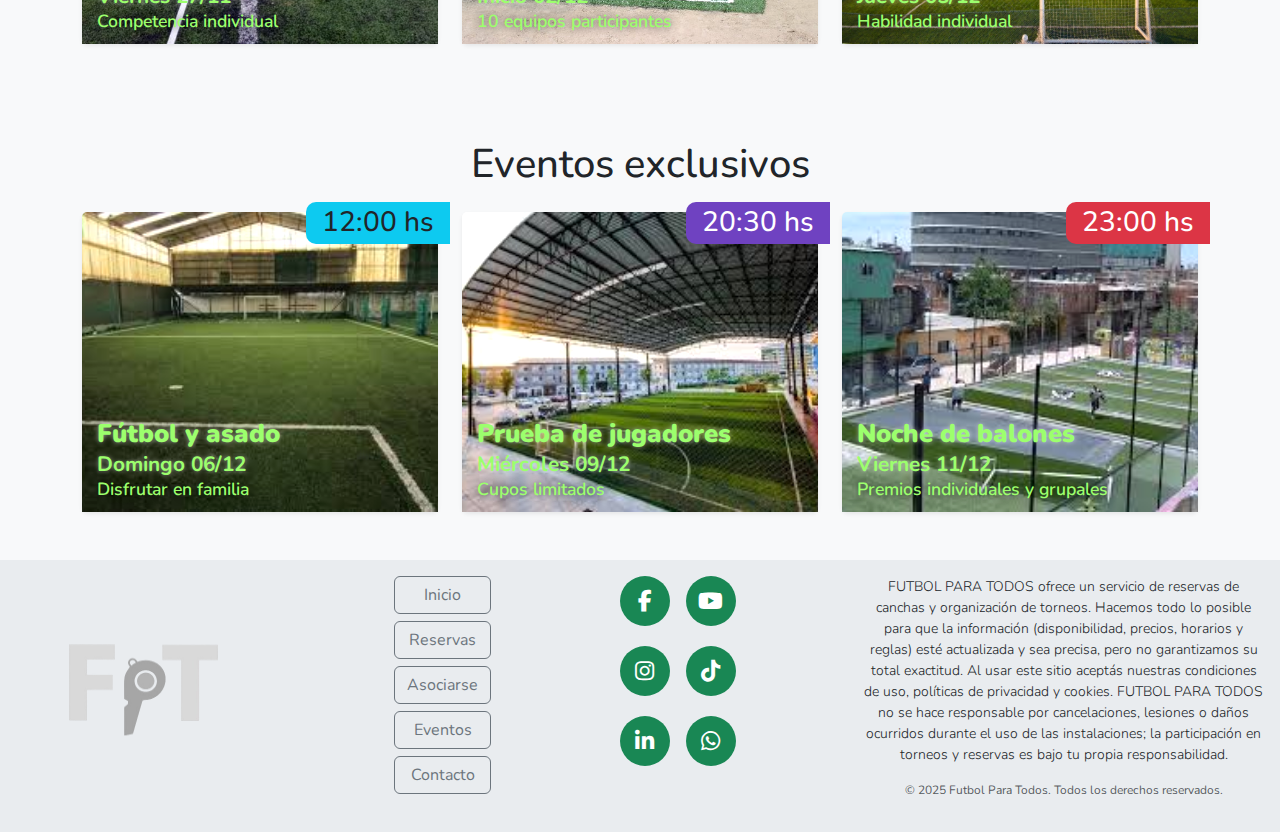
<file: Pagina Web/eventos.html>
<!DOCTYPE html>
<html lang="es">
<head>
    <meta charset="UTF-8">
    <meta name="viewport" content="width=device-width, initial-scale=1.0">
    <title>FUTBOL PARA TODOS</title>
    <link rel="icon" type="image/jpg" href="assets/LOGOO_FPT_BW.png"/>
    <link rel="preconnect" href="https://fonts.googleapis.com">
    <link rel="preconnect" href="https://fonts.gstatic.com" crossorigin>
    <link href="https://fonts.googleapis.com/css2?family=Nunito:wght@300;400;600;700;800;900&display=swap" rel="stylesheet">
    <link href="https://cdn.jsdelivr.net/npm/bootstrap@5.3.8/dist/css/bootstrap.min.css" rel="stylesheet">
    <link rel="stylesheet" href="https://cdnjs.cloudflare.com/ajax/libs/font-awesome/6.5.1/css/all.min.css">
    <script src="https://cdn.jsdelivr.net/npm/bootstrap@5.3.8/dist/js/bootstrap.bundle.min.js"></script>
    <link rel="stylesheet" href="style.css">
</head>

<body>

<header>
    <nav class="navbar bg-secondary-subtle navbar-expand-lg">
        <div class="container-fluid">
            <a href="index.html" class="navbar-brand d-flex align-items-center p-0 m-0">
                <img src="assets/LOGO_FPT.png" alt="Logo" width="40" height="36">
            </a>
            <button class="navbar-toggler" type="button" data-bs-toggle="collapse" data-bs-target="#navbarNav">
                <span class="navbar-toggler-icon"></span>
            </button>

            <div class="collapse navbar-collapse" id="navbarNav">
                <ul class="navbar-nav justify-content-center w-100">
                    <li class="nav-item mx-5"><a class="nav-link active" href="index.html">Inicio</a></li>
                    <li class="nav-item mx-5"><a class="nav-link" href="reservas.html">Reservas</a></li>
                    <li class="nav-item mx-5"><a class="nav-link" href="asociarme.html">Asociarse</a></li>
                    <li class="nav-item mx-5"><a class="nav-link" href="eventos.html">Eventos</a></li>
                    <li class="nav-item mx-5"><a class="nav-link" href="contacto.html">Contacto</a></li>
                </ul>
            </div>
        </div>
    </nav>
</header>

<main>

    <section class="position-relative">
        <img src="assets/fondoEvento.png" alt="Asociarse fondo" class="img-fluid w-100 hero-img-700">
        <div class="position-absolute top-0 start-0 end-0 h-100">
            <div class="container h-100 d-flex flex-column justify-content-between">
                <div class="row mt-5">
                    <div class="col-12 col-lg-6 text-start">
                        <h1 class="text-success fw-bold mb-4 huge-title">Eventos próximos</h1>
                        <p class="lead text-black mb-4">En esta sección vas a poder encontrar todos los eventos próximos que se organizarán en las canchas asociadas</p>
                    </div>
                </div>

                <div class="text-center mb-5">
                    <h2 class="text-light fw-bold mb-3 fondo-verde">Seleccionar tipo de evento</h2>
                    <div class="d-flex flex-wrap justify-content-center gap-3">
                        <button class="btn btn-outline-light estilo-btn fondo-verde">Fútbol 5</button>
                        <button class="btn btn-outline-light estilo-btn fondo-verde">Fútbol 7</button>
                        <button class="btn btn-outline-light estilo-btn fondo-verde">Fútbol 11</button>
                    </div>
                </div>
            </div>
        </div>
    </section>

    <section class="py-5 bg-light position-relative">
        <div class="container">
            <h1 class="text-center mb-4 fw-bold">Próximos Torneos</h1>

            <!--
            <button class="btn flecha-evento flecha-izquierda d-flex">
                <i class="fas fa-chevron-left"></i>
            </button>
            <button class="btn flecha-evento flecha-derecha d-flex">
                <i class="fas fa-chevron-right"></i>
            </button>
            -->

            <div class="row g-4 justify-content-center">
                <div class="col-6 col-md-4 position-relative">
                    <h3 class="badge-evento bg-success text-white px-3 py-1">20:00 hs</h3>
                    <article class="card shadow-sm border-0">
                        <img src="assets/cancha2.jpeg" class="card-img-top img-full" alt="Torneo Relámpago">
                        <div class="overlay-text">
                            <h2 class="titulo-evento">Torneo Relámpago</h2>
                            <h3 class="fecha-evento">Domingo 15/11</h3>
                            <h4 class="info-evento">8 equipos - Premio $50.000</h4>
                        </div>
                    </article>
                </div>

                <div class="col-6 col-md-4 position-relative">
                    <h3 class="badge-evento bg-primary text-white px-3 py-1">18:30 hs</h3>
                    <article class="card shadow-sm border-0">
                        <img src="assets/potrero.jpg" class="card-img-top img-full" alt="Copa potrero">
                        <div class="overlay-text">
                            <h2 class="titulo-evento">Copa potrero</h2>
                            <h3 class="fecha-evento">Sábado 21/11</h3>
                            <h4 class="info-evento">Inscripción gratuita</h4>
                        </div>
                    </article>
                </div>

                <div class="col-6 col-md-4 position-relative">
                    <h3 class="badge-evento bg-danger text-white px-3 py-1">22:10 hs</h3>
                    <article class="card shadow-sm border-0">
                        <img src="assets/cancha3.jpeg" class="card-img-top img-full" alt="Campeonato de Verano">
                        <div class="overlay-text">
                            <h2 class="titulo-evento">Campeonato de Verano</h2>
                            <h3 class="fecha-evento">Inicio 10/12</h3>
                            <h4 class="info-evento">Duración 5 semanas</h4>
                        </div>
                    </article>
                </div>
            </div>
        </div>
    </section>

    <section class="py-5 bg-light">
        <div class="container">
            <h1 class="text-center mb-4">Próximos Eventos</h1>
            <div class="row g-4">
                <div class="col-md-4 position-relative">
                    <h3 class="badge-evento bg-warning text-dark px-3 py-1">19:45 hs</h3>
                    <article class="card shadow-sm border-0 position-relative">
                        <img src="assets/cancha4.jpg" class="card-img-top img-full" alt="Competencia de freestyle">
                        <div class="overlay-text">
                            <h2 class="titulo-evento">Competencia de freestyle</h2>
                            <h3 class="fecha-evento">Viernes 27/11</h3>
                            <h4 class="info-evento">Competencia individual</h4>
                        </div>
                    </article>
                </div>

                <div class="col-md-4 position-relative">
                    <h3 class="badge-evento bg-dark text-white px-3 py-1">17:15 hs</h3>
                    <article class="card shadow-sm border-0 position-relative">
                        <img src="assets/cancha5.jpg" class="card-img-top img-full" alt="Mundialito de Fútbol">
                        <div class="overlay-text">
                            <h2 class="titulo-evento">Mundialito de fútbol</h2>
                            <h3 class="fecha-evento">Inicio 02/12</h3>
                            <h4 class="info-evento">10 equipos participantes</h4>
                        </div>
                    </article>
                </div>

                <div class="col-md-4 position-relative">
                    <h3 class="badge-evento bg-secondary text-white px-3 py-1">21:10 hs</h3>
                    <article class="card shadow-sm border-0 position-relative">
                        <img src="assets/cancha6.jpg" class="card-img-top img-full" alt="Tanda de penales">
                        <div class="overlay-text">
                            <h2 class="titulo-evento">Tanda de penales</h2>
                            <h3 class="fecha-evento">Jueves 05/12</h3>
                            <h4 class="info-evento">Habilidad individual</h4>
                        </div>
                    </article>
                </div>
            </div>
        </div>
    </section>

    <section class="py-5 bg-light">
        <div class="container">
            <h1 class="text-center mb-4">Eventos exclusivos</h1>
            <div class="row g-4">
                <div class="col-md-4 position-relative">
                    <h3 class="badge-evento bg-info text-dark px-3 py-1">12:00 hs</h3>
                    <article class="card shadow-sm border-0 position-relative">
                        <img src="assets/cancha7.jpeg" class="card-img-top img-full" alt="Fútbol y asado">
                        <div class="overlay-text">
                            <h2 class="titulo-evento">Fútbol y asado</h2>
                            <h3 class="fecha-evento">Domingo 06/12</h3>
                            <h4 class="info-evento">Disfrutar en familia</h4>
                        </div>
                    </article>
                </div>

                <div class="col-md-4 position-relative">
                    <h3 class="badge-evento text-white px-3 py-1 badge-purple">20:30 hs</h3>
                    <article class="card shadow-sm border-0 position-relative">
                        <img src="assets/cancha8.jpeg" class="card-img-top img-full" alt="Prueba de jugadores">
                        <div class="overlay-text">
                            <h2 class="titulo-evento">Prueba de jugadores</h2>
                            <h3 class="fecha-evento">Miércoles 09/12</h3>
                            <h4 class="info-evento">Cupos limitados</h4>
                        </div>
                    </article>
                </div>

                <div class="col-md-4 position-relative">
                    <h3 class="badge-evento bg-danger text-white px-3 py-1">23:00 hs</h3>
                    <article class="card shadow-sm border-0 position-relative">
                        <img src="assets/cancha9.jpeg" class="card-img-top img-full" alt="Noche de balones">
                        <div class="overlay-text">
                            <h2 class="titulo-evento">Noche de balones</h2>
                            <h3 class="fecha-evento">Viernes 11/12</h3>
                            <h4 class="info-evento">Premios individuales y grupales</h4>
                        </div>
                    </article>
                </div>
            </div>
        </div>
    </section>

</main>

 <footer class="footer-gris">
      <div class="container-fluid p-3">
        <div class="row align-items-start justify-content-between">

          <div class="col-auto">
            <img src="assets/LOGO_FPT_BW.png" alt="Logo de Futbol para todos" width="250" height="240">
          </div>

          <div class="col-auto">
              <div class="btn-group-vertical" role="group" aria-label="Botones del footer">
                <a href="index.html" class="btn btn-outline-secondary mb-2 rounded" role="button">Inicio</a>
                <a href="reservas.html" class="btn btn-outline-secondary mb-2 rounded" role="button">Reservas</a>
                <a href="asociarme.html" class="btn btn-outline-secondary mb-2 rounded" role="button">Asociarse</a>
                <a href="eventos.html" class="btn btn-outline-secondary mb-2 rounded" role="button">Eventos</a>
                <a href="contacto.html" class="btn btn-outline-secondary mb-2 rounded" role="button">Contacto</a>
              </div>
          </div>

          <div class="col-auto">
            <div class="d-flex gap-3">
              <div class="d-flex flex-column">
                <a href="https://www.facebook.com" class="social-icon">
                  <i class="fab fa-facebook-f"></i>
                </a>
                <a href="https://www.instagram.com" class="social-icon">
                  <i class="fab fa-instagram"></i>
                </a>
                <a href="https://www.linkedin.com" class="social-icon">
                  <i class="fab fa-linkedin-in"></i>
                </a>
              </div>
              <div class="d-flex flex-column">
                <a href="https://www.youtube.com" class="social-icon">
                  <i class="fab fa-youtube"></i>
                </a>
                <a href="https://www.tiktok.com" class="social-icon">
                  <i class="fab fa-tiktok"></i>
                </a>
                <a href="https://www.whatsapp.com" class="social-icon">
                  <i class="fab fa-whatsapp"></i>
                </a>
              </div>
            </div>
          </div>

          <div class="col-md-4">
            <p class="lead footer-lead">
              FUTBOL PARA TODOS ofrece un servicio de reservas de canchas y organización de torneos. Hacemos todo lo posible para que la información (disponibilidad, precios, horarios y reglas) esté actualizada y sea precisa, pero no garantizamos su total exactitud. Al usar este sitio aceptás nuestras condiciones de uso, políticas de privacidad y cookies. FUTBOL PARA TODOS no se hace responsable por cancelaciones, lesiones o daños ocurridos durante el uso de las instalaciones; la participación en torneos y reservas es bajo tu propia responsabilidad.
            </p>
            <p class="text-muted small bott footer-copy">
              © 2025 Futbol Para Todos. Todos los derechos reservados.
            </p>
          </div>

        </div>
      </div>
    </footer>

</body>
</html>
</file>
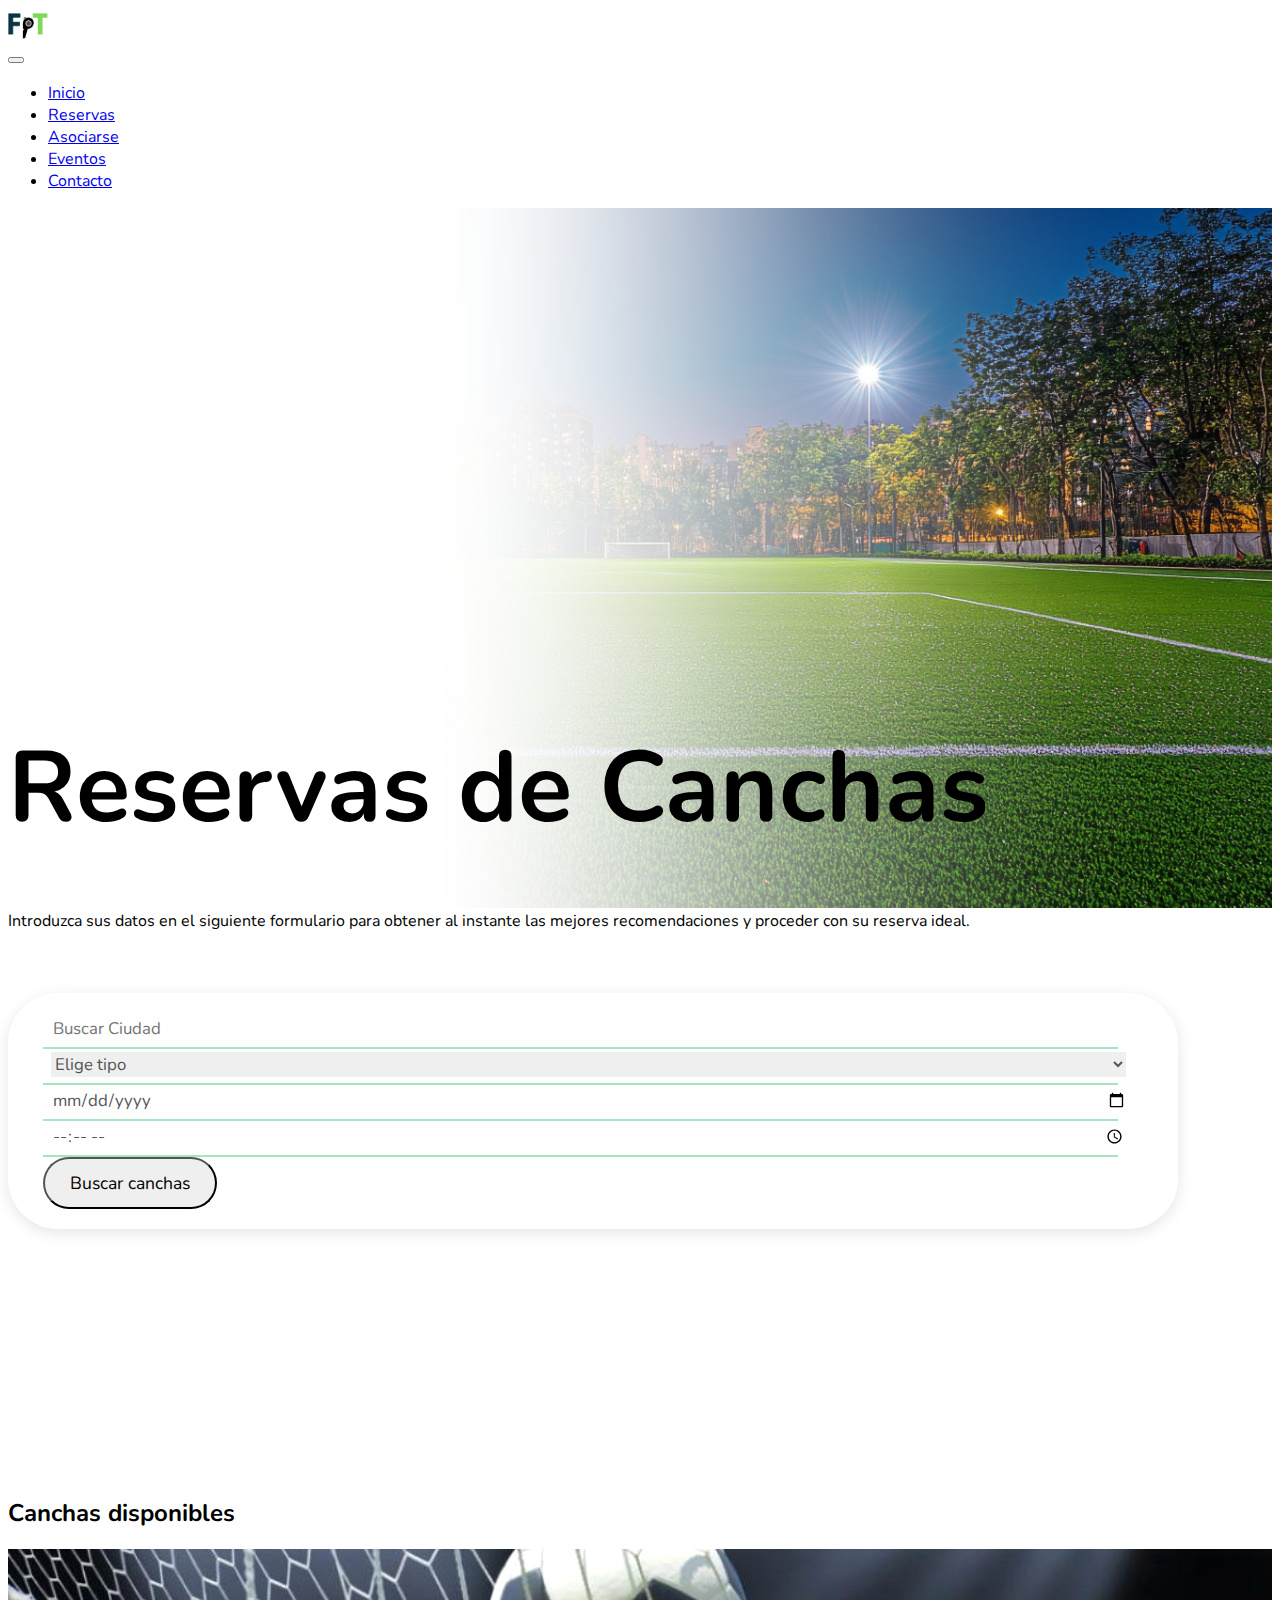
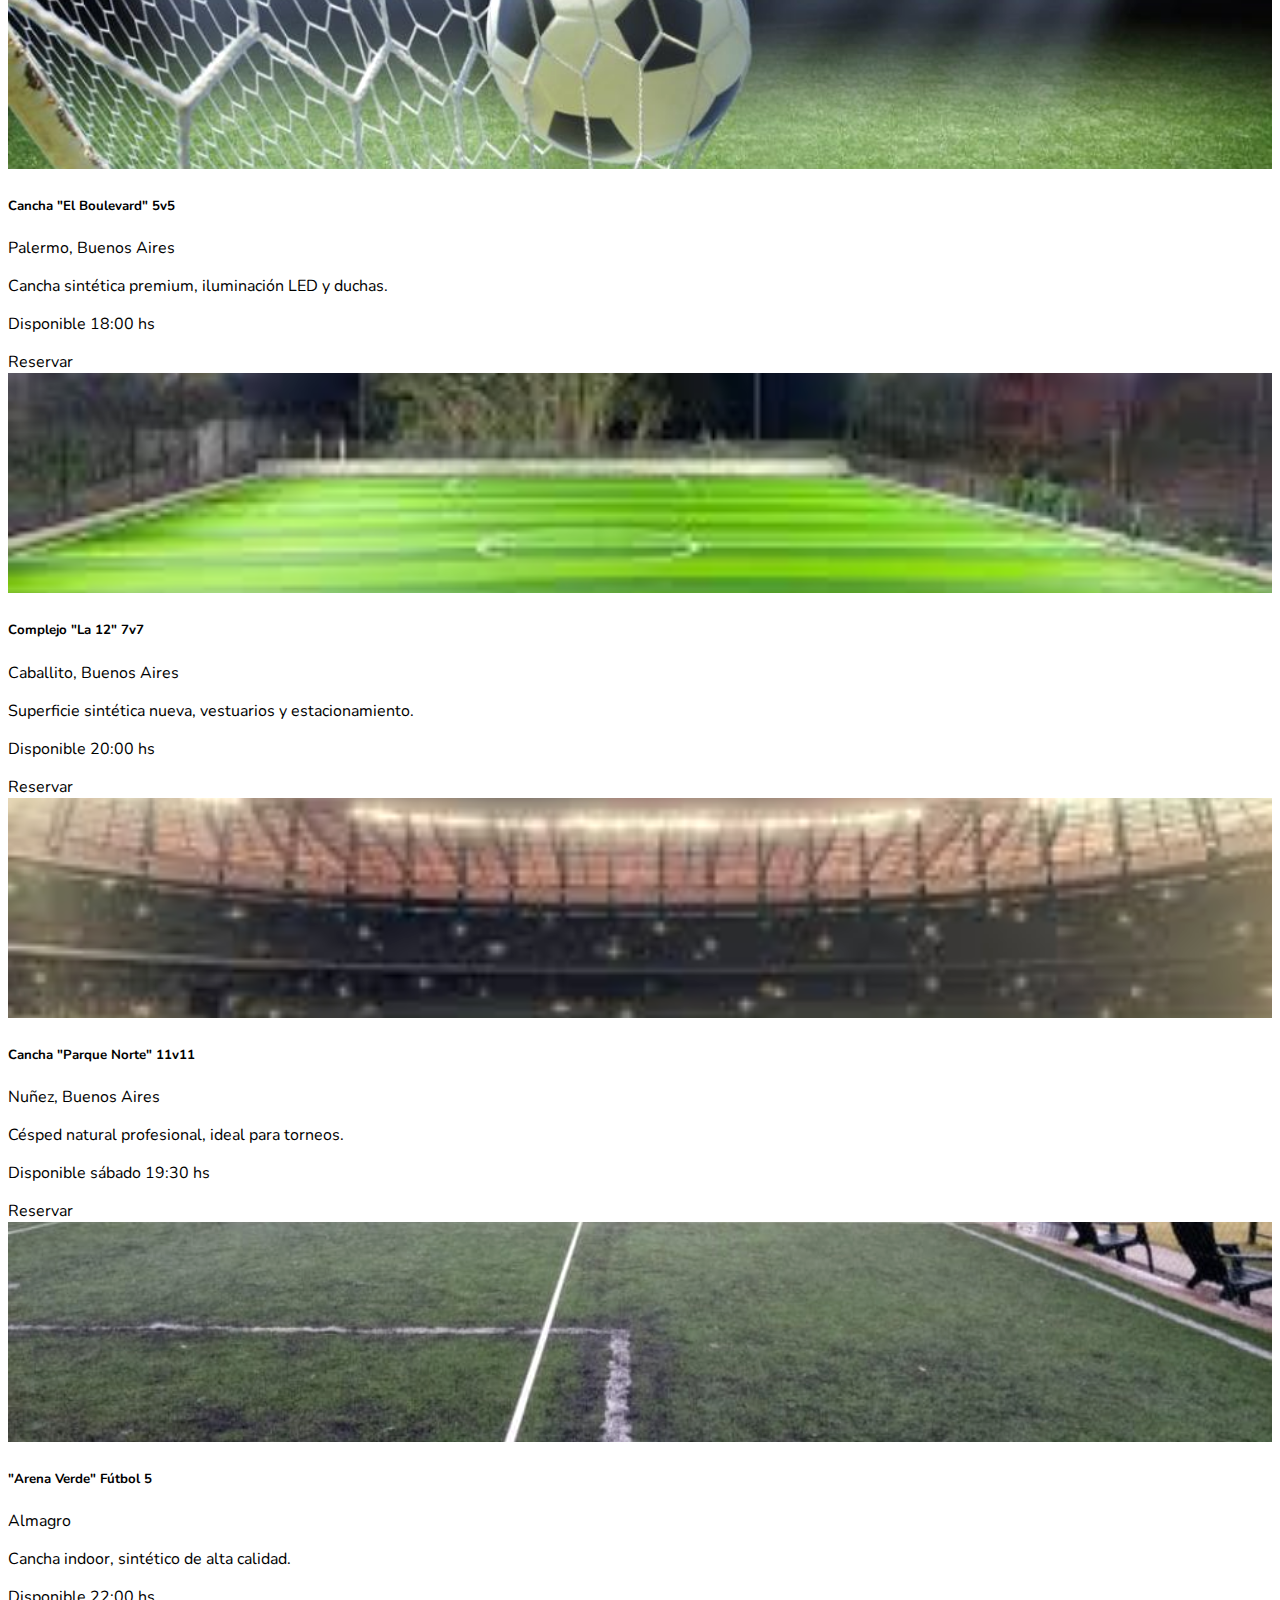
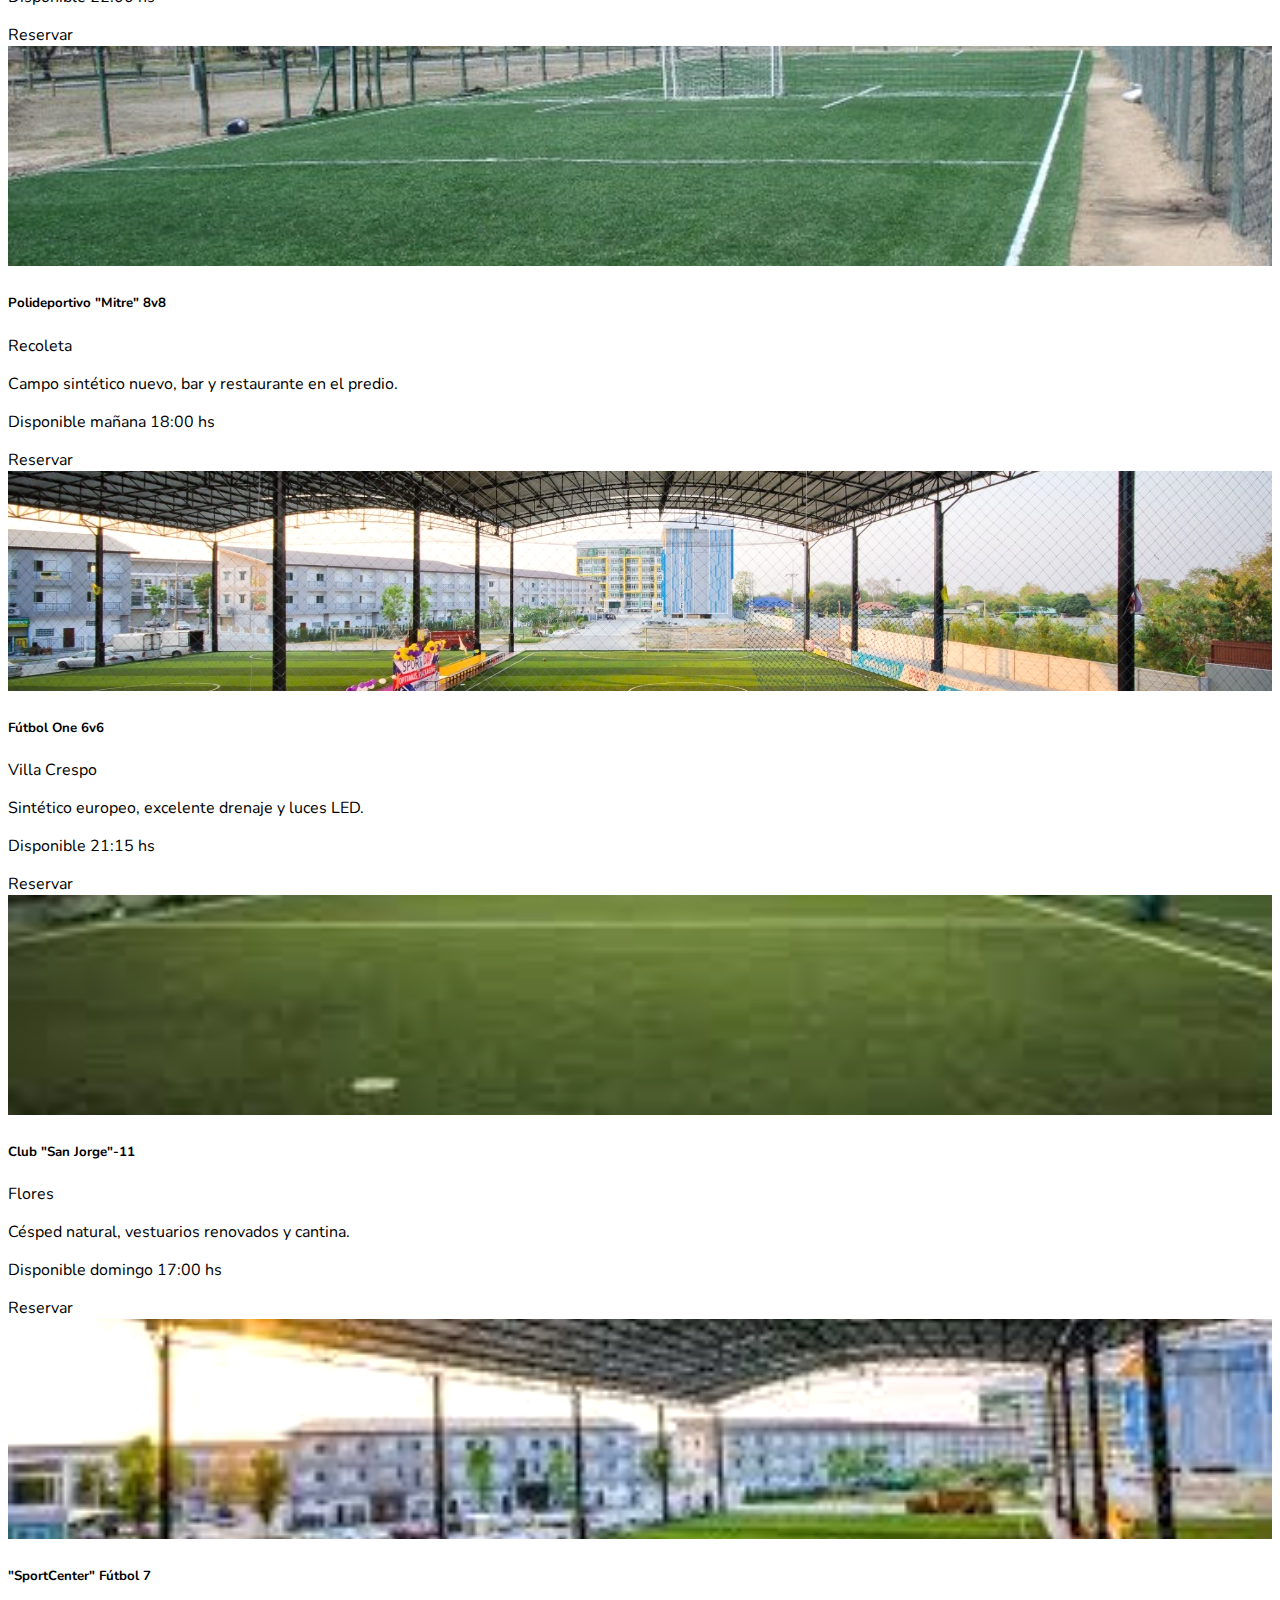
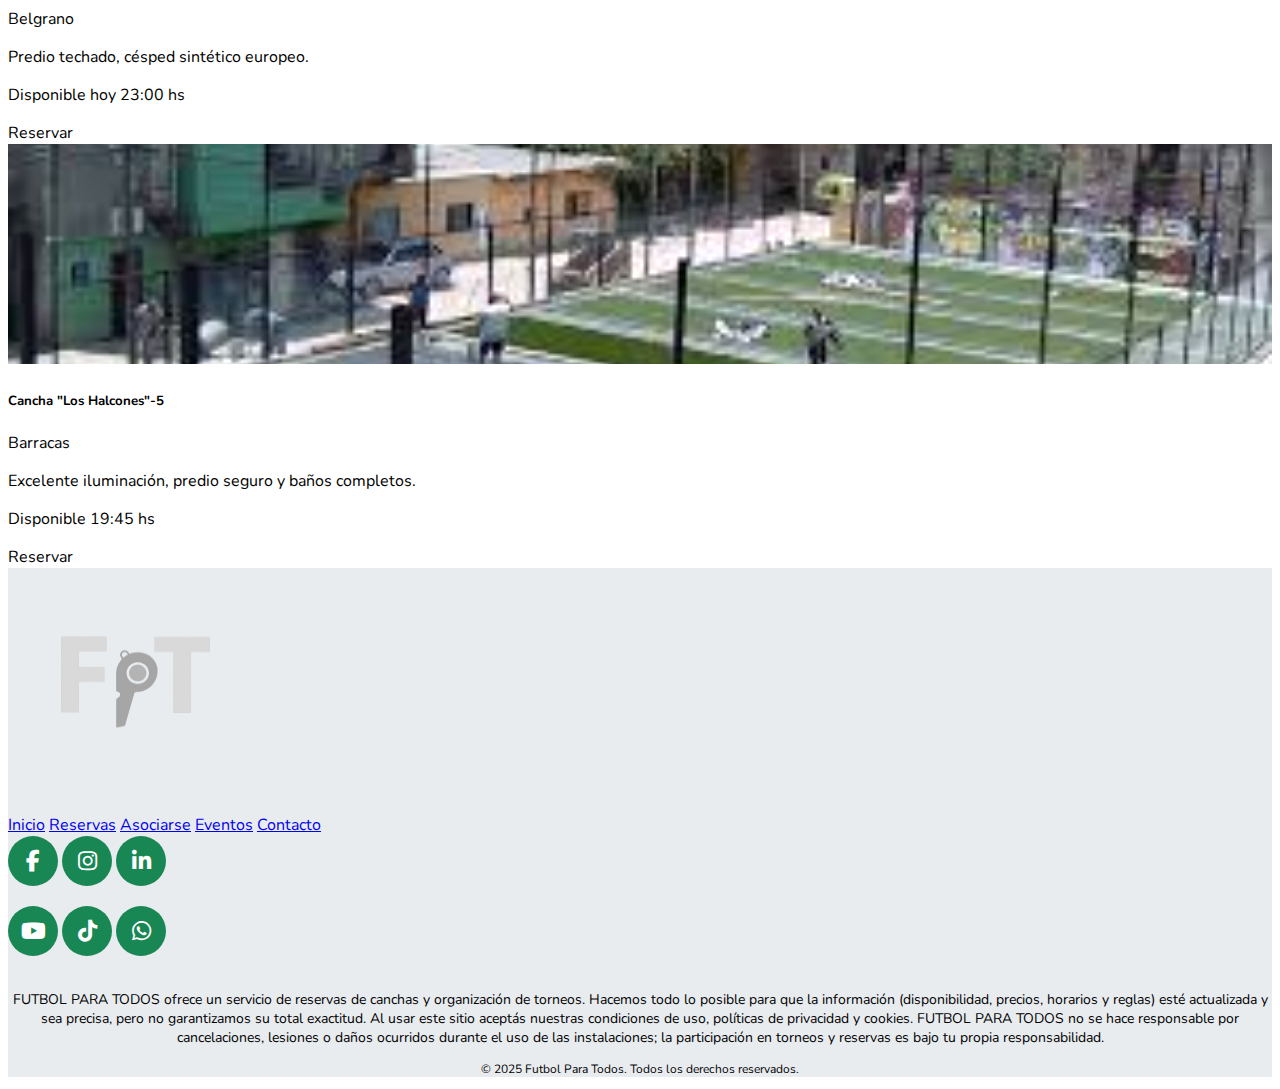
<file: Pagina Web/reservas.html>
<!DOCTYPE html>
<html lang="es">
<head>
    <meta charset="UTF-8">
    <meta name="viewport" content="width=device-width, initial-scale=1.0">
    <title>FUTBOL PARA TODOS</title>
    <link rel="icon" type="image/jpg" href="assets/LOGOO_FPT_BW.png"  >
    <link rel="preconnect" href="https://fonts.googleapis.com">
    <link rel="preconnect" href="https://fonts.gstatic.com" crossorigin>
    <link href="https://fonts.googleapis.com/css2?family=Nunito:wght@300;400;600;700;800;900&display=swap" rel="stylesheet">
    <link href="https://cdn.jsdelivr.net/npm/bootstrap@5.3.8/dist/css/bootstrap.min.css" rel="stylesheet" integrity="sha384-sRIl4kxILFvY47J16cr9ZwB07vP4J8+LH7qKQnuqkuIAvNWLzeN8tE5YBujZqJLB" crossorigin="anonymous">
    <link rel="stylesheet" href="https://cdnjs.cloudflare.com/ajax/libs/font-awesome/6.5.1/css/all.min.css">
    <script src="https://cdn.jsdelivr.net/npm/bootstrap@5.3.8/dist/js/bootstrap.bundle.min.js" integrity="sha384-FKyoEForCGlyvwx9Hj09JcYn3nv7wiPVlz7YYwJrWVcXK/BmnVDxM+D2scQbITxI" crossorigin="anonymous"></script>
    <link rel="stylesheet" href="style.css">
</head>

<body>

<header>
    <nav class="navbar bg-secondary-subtle navbar-expand-lg">
        <div class="container-fluid">
          <a href="index.html" class="navbar-brand d-flex align-items-center p-0 m-0">
            <img src="assets/LOGO_FPT.png" alt="Logo" width="40" height="36">
          </a>
            <button class="navbar-toggler" type="button" data-bs-toggle="collapse" data-bs-target="#navbarNav">
                <span class="navbar-toggler-icon"></span>
            </button>

            <div class="collapse navbar-collapse" id="navbarNav">
                <ul class="navbar-nav justify-content-center w-100">
                    <li class="nav-item mx-5"><a class="nav-link active" href="index.html">Inicio</a></li>
                    <li class="nav-item mx-5"><a class="nav-link" href="reservas.html">Reservas</a></li>
                    <li class="nav-item mx-5"><a class="nav-link" href="asociarme.html">Asociarse</a></li>
                    <li class="nav-item mx-5"><a class="nav-link" href="eventos.html">Eventos</a></li>
                    <li class="nav-item mx-5"><a class="nav-link" href="contacto.html">Contacto</a></li>
                </ul>
            </div>
        </div>
    </nav>
</header>


<main>
  <section class="position-relative">
    <img src="assets/reservas.jpeg" alt="Reservas fondo" class="img-fluid w-100 hero-img-700">

    <div class="position-absolute top-50 start-0 end-0 center-translate-y">
      <div class="container">
        <div class="row">
          <div class="col-12 col-lg-6 d-flex flex-column justify-content-center text-start hero-content">
            <h1 class="text-success fw-bold mb-4 huge-title">Reservas de Canchas</h1>
            <p class="lead text-black mb-4">
              Introduzca sus datos en el siguiente formulario para obtener al instante las mejores recomendaciones y proceder con su reserva ideal. </p>
          </div>
        </div>

        <div class="row mt-4">
          <div class="col-12 d-flex justify-content-center">
            <div class="search-bar d-flex flex-wrap align-items-center justify-content-between">

              <div class="search-item d-flex align-items-center flex-grow-1">
                <i class="bi bi-geo-alt search-icon"></i>
                <input type="text" placeholder="Buscar Ciudad" class="form-control ms-2">
              </div>

              <div class="search-item d-flex align-items-center flex-grow-1">
                <i class="bi bi-dribbble search-icon"></i>
                <select class="form-select ms-2">
                  <option selected disabled>Elige tipo</option>
                  <option value="Fútbol-11">Futbol-11</option>
                  <option value="Futbol-7">Futbol-7</option>
                  <option value="Futsal">Futsal</option>
                  <option value="Padel">Padel-(NUEVO!)</option>
                </select>
              </div>

              <div class="search-item d-flex align-items-center flex-grow-1">
                <i class="bi bi-calendar-date search-icon"></i>
                <input type="date" class="form-control ms-2">
              </div>

              <div class="search-item d-flex align-items-center flex-grow-1">
                <i class="bi bi-clock-history search-icon"></i>
                <input type="time" class="form-control ms-2">
              </div>

              <button class="btn btn-secondary btn-search fw-semibold ms-2">Buscar canchas </button>

            </div>
          </div>
        </div>
      </div>
    </div>
  </section>
</main>


<section class="py-5 bg-white">
  <div class="container">
    <h2 class="text-center text-success fw-bold mb-4">Canchas disponibles</h2>

    <div class="row g-4">

      <div class="col-md-4">
        <div class="card shadow-sm border-0 rounded-4">
          <img src="assets/cancha1.jpeg" class="card-img-top cancha-img rounded-top-4" alt="Cancha El Boulevard">
          <div class="card-body">
            <h5 class="fw-bold">Cancha "El Boulevard" 5v5</h5>
            <p class="text-muted">Palermo, Buenos Aires</p>
            <p>Cancha sintética premium, iluminación LED y duchas.</p>
            <p class="text-success fw-semibold">Disponible 18:00 hs</p>
            <a class="btn btn-outline-success w-100 rounded-pill">Reservar</a>
          </div>
        </div>
      </div>

      <div class="col-md-4">
        <div class="card shadow-sm border-0 rounded-4">
          <img src="assets/cancha2.jpeg" class="card-img-top cancha-img" alt="Cancha La 12">
          <div class="card-body">
            <h5 class="fw-bold">Complejo "La 12" 7v7</h5>
            <p class="text-muted">Caballito, Buenos Aires</p>
            <p>Superficie sintética nueva, vestuarios y estacionamiento.</p>
            <p class="text-success fw-semibold">Disponible 20:00 hs</p>
            <a class="btn btn-outline-success w-100 rounded-pill">Reservar</a>
          </div>
        </div>
      </div>

      <div class="col-md-4">
        <div class="card shadow-sm border-0 rounded-4">
          <img src="assets/cancha3.jpeg" class="card-img-top cancha-img" alt="Cancha Parque Norte">
          <div class="card-body">
            <h5 class="fw-bold">Cancha "Parque Norte" 11v11</h5>
            <p class="text-muted">Nuñez, Buenos Aires</p>
            <p>Césped natural profesional, ideal para torneos.</p>
            <p class="text-success fw-semibold">Disponible sábado 19:30 hs</p>
            <a class="btn btn-outline-success w-100 rounded-pill">Reservar</a>
          </div>
        </div>
      </div>

      <div class="col-md-4">
        <div class="card shadow-sm border-0 rounded-4">
          <img src="assets/cancha4.jpg" class="card-img-top cancha-img" alt="Cancha Arena Verde">
          <div class="card-body">
            <h5 class="fw-bold">"Arena Verde" Fútbol 5</h5>
            <p class="text-muted">Almagro</p>
            <p>Cancha indoor, sintético de alta calidad.</p>
            <p class="text-success fw-semibold">Disponible 22:00 hs</p>
            <a class="btn btn-outline-success w-100 rounded-pill">Reservar</a>
          </div>
        </div>
      </div>

      <div class="col-md-4">
        <div class="card shadow-sm border-0 rounded-4">
          <img src="assets/cancha5.jpg" class="card-img-top cancha-img" alt="Cancha Polideportivo Mitre">
          <div class="card-body">
            <h5 class="fw-bold">Polideportivo "Mitre" 8v8</h5>
            <p class="text-muted">Recoleta</p>
            <p>Campo sintético nuevo, bar y restaurante en el predio.</p>
            <p class="text-success fw-semibold">Disponible mañana 18:00 hs</p>
            <a class="btn btn-outline-success w-100 rounded-pill">Reservar</a>
          </div>
        </div>
      </div>

      <div class="col-md-4">
        <div class="card shadow-sm border-0 rounded-4">
          <img src="assets/cancha6.jpg" class="card-img-top cancha-img" alt="Cancha Fútbol One 6v6">
          <div class="card-body">
            <h5 class="fw-bold">Fútbol One 6v6</h5>
            <p class="text-muted">Villa Crespo</p>
            <p>Sintético europeo, excelente drenaje y luces LED.</p>
            <p class="text-success fw-semibold">Disponible 21:15 hs</p>
            <a class="btn btn-outline-success w-100 rounded-pill">Reservar</a>
          </div>
        </div>
      </div>

      <div class="col-md-4">
        <div class="card shadow-sm border-0 rounded-4">
          <img src="assets/cancha7.jpeg" class="card-img-top cancha-img" alt="Cancha San Jorge">
          <div class="card-body">
            <h5 class="fw-bold">Club "San Jorge"-11</h5>
            <p class="text-muted">Flores</p>
            <p>Césped natural, vestuarios renovados y cantina.</p>
            <p class="text-success fw-semibold">Disponible domingo 17:00 hs</p>
            <a class="btn btn-outline-success w-100 rounded-pill">Reservar</a>
          </div>
        </div>
      </div>

      <div class="col-md-4">
        <div class="card shadow-sm border-0 rounded-4">
          <img src="assets/cancha8.jpeg" class="card-img-top cancha-img" alt="Cancha SportCenter">
          <div class="card-body">
            <h5 class="fw-bold">"SportCenter" Fútbol 7</h5>
            <p class="text-muted">Belgrano</p>
            <p>Predio techado, césped sintético europeo.</p>
            <p class="text-success fw-semibold">Disponible hoy 23:00 hs</p>
            <a class="btn btn-outline-success w-100 rounded-pill">Reservar</a>
          </div>
        </div>
      </div>

      <div class="col-md-4">
        <div class="card shadow-sm border-0 rounded-4">
          <img src="assets/cancha9.jpeg" class="card-img-top cancha-img" alt="Cancha Los Halcones">
          <div class="card-body">
            <h5 class="fw-bold">Cancha "Los Halcones"-5</h5>
            <p class="text-muted">Barracas</p>
            <p>Excelente iluminación, predio seguro y baños completos.</p>
            <p class="text-success fw-semibold">Disponible 19:45 hs</p>
            <a class="btn btn-outline-success w-100 rounded-pill">Reservar</a>
          </div>
        </div>
      </div>

    </div>
  </div>
</section>



<footer class="footer-gris">
      <div class="container-fluid p-3">
        <div class="row align-items-start justify-content-between">

          <div class="col-auto">
            <img src="assets/LOGO_FPT_BW.png" alt="Logo de Futbol para todos" width="250" height="240">
          </div>

          <div class="col-auto">
              <div class="btn-group-vertical" role="group" aria-label="Botones del footer">
                <a href="index.html" class="btn btn-outline-secondary mb-2 rounded" role="button">Inicio</a>
                <a href="reservas.html" class="btn btn-outline-secondary mb-2 rounded" role="button">Reservas</a>
                <a href="asociarme.html" class="btn btn-outline-secondary mb-2 rounded" role="button">Asociarse</a>
                <a href="eventos.html" class="btn btn-outline-secondary mb-2 rounded" role="button">Eventos</a>
                <a href="contacto.html" class="btn btn-outline-secondary mb-2 rounded" role="button">Contacto</a>
              </div>
          </div>

          <div class="col-auto">
            <div class="d-flex gap-3">
              <div class="d-flex flex-column">
                <a href="https://www.facebook.com" class="social-icon">
                  <i class="fab fa-facebook-f"></i>
                </a>
                <a href="https://www.instagram.com" class="social-icon">
                  <i class="fab fa-instagram"></i>
                </a>
                <a href="https://www.linkedin.com" class="social-icon">
                  <i class="fab fa-linkedin-in"></i>
                </a>
              </div>
              <div class="d-flex flex-column">
                <a href="https://www.youtube.com" class="social-icon">
                  <i class="fab fa-youtube"></i>
                </a>
                <a href="https://www.tiktok.com" class="social-icon">
                  <i class="fab fa-tiktok"></i>
                </a>
                <a href="https://www.whatsapp.com" class="social-icon">
                  <i class="fab fa-whatsapp"></i>
                </a>
              </div>
            </div>
          </div>

          <div class="col-md-4">
            <p class="lead" style="font-size: 14px; text-align: center;">
              FUTBOL PARA TODOS ofrece un servicio de reservas de canchas y organización de torneos. Hacemos todo lo posible para que la información (disponibilidad, precios, horarios y reglas) esté actualizada y sea precisa, pero no garantizamos su total exactitud. Al usar este sitio aceptás nuestras condiciones de uso, políticas de privacidad y cookies. FUTBOL PARA TODOS no se hace responsable por cancelaciones, lesiones o daños ocurridos durante el uso de las instalaciones; la participación en torneos y reservas es bajo tu propia responsabilidad.
            </p>
            <p class="text-muted small bott" style="font-size: 12px; text-align: center;">
              © 2025 Futbol Para Todos. Todos los derechos reservados.
            </p>
          </div>

        </div>
      </div>
    </footer>
</body>
</html>
</file>
<file: Pagina Web/style.css>
/*  GLOBAL  */
* {
  font-family: 'Nunito', sans-serif;
}

body {
  font-family: 'Nunito', sans-serif;
}

/* Títulos gruesos */
.precio-plan {
  font-size: 1.6rem;
  font-weight: 900;
  color: #0b3a1f;
  letter-spacing: -1px;
}

.card-body h2.card-title {
  color: #32c47b;
}

.texto-plan {
  padding-left: 60px;
}


/*  NAVBAR  */
.navbar-brand img {
  width: 40px !important;
  height: 36px !important;
  object-fit: contain;
  display: block;
}


/*  BOTONES GENERALES  */
.btn-principal {
  background: linear-gradient(135deg, #198754 0%, #25a165 100%);
  border: none;
  color: white;
  padding: 18px 40px;
  font-size: 1.2rem;
  font-weight: 600;
  border-radius: 50px;
  box-shadow: 0 6px 20px rgba(25, 135, 84, 0.3);
  transition: all 0.3s ease;
  text-transform: uppercase;
  letter-spacing: 1px;
}

.btn-principal:hover {
  transform: translateY(-3px);
  box-shadow: 0 10px 30px rgba(25, 135, 84, 0.5);
  background: linear-gradient(135deg, #25a165 0%, #198754 100%);
  color: white;
}

.btn-principal:active {
  transform: translateY(-1px);
  box-shadow: 0 5px 15px rgba(25, 135, 84, 0.4);
}


/*  HERO RESERVAS  */
.reservas-hero-title {
  font-size: clamp(3rem, 7vw, 5rem);
  font-weight: 900;
  color: #1a8f54;
  text-shadow: 3px 3px 6px rgba(255, 255, 255, 0.8),
               -2px -2px 4px rgba(255, 255, 255, 0.6);
  line-height: 1.1;
  margin-bottom: 1.5rem;
  letter-spacing: -1px;
  font-family: 'Arial Black', 'Impact', sans-serif;
}

.reservas-hero-desc {
  font-size: clamp(1.1rem, 2vw, 1.4rem);
  color: #2d5016;
  text-shadow: 2px 2px 4px rgba(255, 255, 255, 0.9),
               1px 1px 2px rgba(255, 255, 255, 0.7);
  line-height: 1.6;
  max-width: 650px;
  font-weight: 600;
  font-family: 'Arial', 'Helvetica', sans-serif;
}

.main-reservas {
  background-image: url('assets/reservas.jpeg');
  background-size: cover;
  background-position: center;
  background-repeat: no-repeat;
  background-attachment: fixed;
  min-height: 100vh;
}


/*  CARDS GENERALES  */
.card {
  transition: transform 0.3s ease;
}

.card:hover {
  transform: translateY(-5px);
}

/* Beneficios */
.card-beneficio {
  border: 2px solid #198754;
  border-radius: 15px;
  background: #d3f3d0;
  transition: transform 0.3s ease,
              box-shadow 0.3s ease,
              border-color 0.3s ease;
}

.card-beneficio:hover {
  transform: scale(1.06);
  box-shadow: 0 10px 25px rgba(0,0,0,0.15);
  border-color: #25a165;
  cursor: pointer;
}

/* Testimonios */
.testimonio-card {
  display: flex;
  border: 2px solid #00582f;
  border-radius: 15px;
  flex-direction: column;
  height: 100%;
}

.testimonio-card img {
  width: 100%;
  height: 180px;
  object-fit: cover;
  border-radius: 8px;
}

.testimonio-card p {
  margin-top: auto;
}


/*  CONTACTO  */
.contact-item {
  min-height: 130px;
  background-color: #d3f3d0;
  border: 2px solid #25a165;
}

.contact-img {
  width: 140px;
  height: 100px;
  object-fit: cover;
  border-radius: 10px;
}


/*  BUSCADOR  */
.search-bar {
  background: #ffffff;
  border-radius: 50px;
  padding: 20px 35px;
  box-shadow: 0 4px 15px rgba(0,0,0,0.1);
}

.search-item {
  border-bottom: 2px solid #a4e4c3;
  padding-bottom: 6px;
  margin-right: 25px;
}

.search-item input,
.search-item select {
  border: none !important;
  outline: none !important;
  box-shadow: none !important;
  font-size: 1.05rem;
  color: #555;
  width: 100%;
}

.search-icon {
  font-size: 1.3rem;
  margin-right: 8px;
  color: #19a559;
}

.btn-search {
  border-radius: 40px;
  padding: 12px 25px;
  font-size: 1.1rem;
}


/*  ICONOS SOCIALES  */
.social-icon {
  display: inline-flex;
  align-items: center;
  justify-content: center;
  width: 50px;
  height: 50px;
  background-color: #198754;
  color: white;
  border-radius: 50%;
  font-size: 22px;
  text-decoration: none;
  transition: all 0.3s ease;
  margin-bottom: 20px;
}

.social-icon:hover {
  background-color: #25a165;
  transform: translateY(-3px);
  box-shadow: 0 5px 15px rgba(25, 135, 84, 0.4);
}


/*  FOOTER  */
.footer-gris {
  background-color: #e9ecef !important;
}


/*  IMÁGENES DE CANCHA  */
.cancha-img {
  width: 100%;
  height: 220px;
  object-fit: cover;
}

@media (min-width: 992px) {
  .cancha-img {
    height: 260px;
  }
}

@media (min-width: 1200px) {
  .cancha-img {
    height: 300px;
  }
}


/*  EVENTOS  */
.card-img-top {
  height: 220px;
  object-fit: cover;
  filter: brightness(1.05);
}

.card h2,
.card h3,
.card p {
  text-shadow: 0px 0px 5px rgba(255,255,255,0.5);
}

.card .position-absolute {
  font-size: 0.9rem;
}

.img-full {
  height: 300px;
  width: 100%;
  object-fit: cover;
}

/* Texto sobre imagen */
.overlay-text {
  position: absolute;
  bottom: 12px;
  left: 15px;
  color: #9cff6d;
  display: flex;
  flex-direction: column;
  gap: 2px;
  text-shadow: 0 0 10px rgba(0,0,0,0.75);
}

/* Títulos de evento */
.titulo-evento {
  font-size: 1.6rem;
  font-weight: 900;
  margin: 0;
}

.fecha-evento {
  font-size: 1.3rem;
  font-weight: 700;
  margin: 0;
}

.info-evento {
  font-size: 1.1rem;
  font-weight: 600;
  margin: 0;
}

/* Hora arriba a la derecha */
.badge-evento {
  position: absolute;
  top: -10px;
  right: 0;
  border-radius: 10px 0 0 10px;
  z-index: 10;
}

/* Hover brillo */
.card:hover img {
  filter: brightness(0.75);
  transition: 0.3s ease-in-out;
}


/*  ESTILO VERDE  */
.fondo-verde {
  background: rgba(0, 0, 0, 0.45);
  display: inline-block;
  padding: 8px 20px;
  border-radius: 8px;
}

.estilo-btn {
  border-width: 2px;
  font-weight: 700;
  padding: 10px 18px;
  text-transform: uppercase;
}

.estilo-btn:hover {
  background: #ffffff;
  color: #006400 !important;
}

.hero-img-700 {
  height: 700px;
  object-fit: cover;
  width: 100%;
}

.hero-img-1000 {
  height: 1000px;
  object-fit: cover;
  width: 100%;
}

.center-translate-y {
  transform: translateY(-50%);
}

.hero-content {
  min-height: 260px;
}

.max-w-600 {
  max-width: 600px;
}

.huge-title {
  font-size: 100px;
  line-height: 1.1;
}

.nowrap {
  white-space: nowrap;
}

.faq-title {
  color: #2c3e50;
}

.max-w-900 {
  max-width: 900px;
}

.footer-lead {
  font-size: 14px;
  text-align: center;
}

.footer-copy {
  font-size: 12px;
  text-align: center;
}

.badge-purple {
  background: #6f42c1;
}

.vr-700 {
  height: 700px;
}

.md-title-55 {
  font-size: 55px;
}

.pb-10 {
  padding-bottom: 10px;
}

.icon-80 {
  width: 80px;
}

/* Ajuste para el buscador específico (reservas) */
.search-bar {
  background: #ffffff;
  border-radius: 50px;
  padding: 20px 35px;
  box-shadow: 0 4px 15px rgba(0,0,0,0.1);
  max-width: 1100px;
  width: 100%;
}

.max-w-1100 {
  max-width: 1100px;
  width: 100%;
}
</file>
